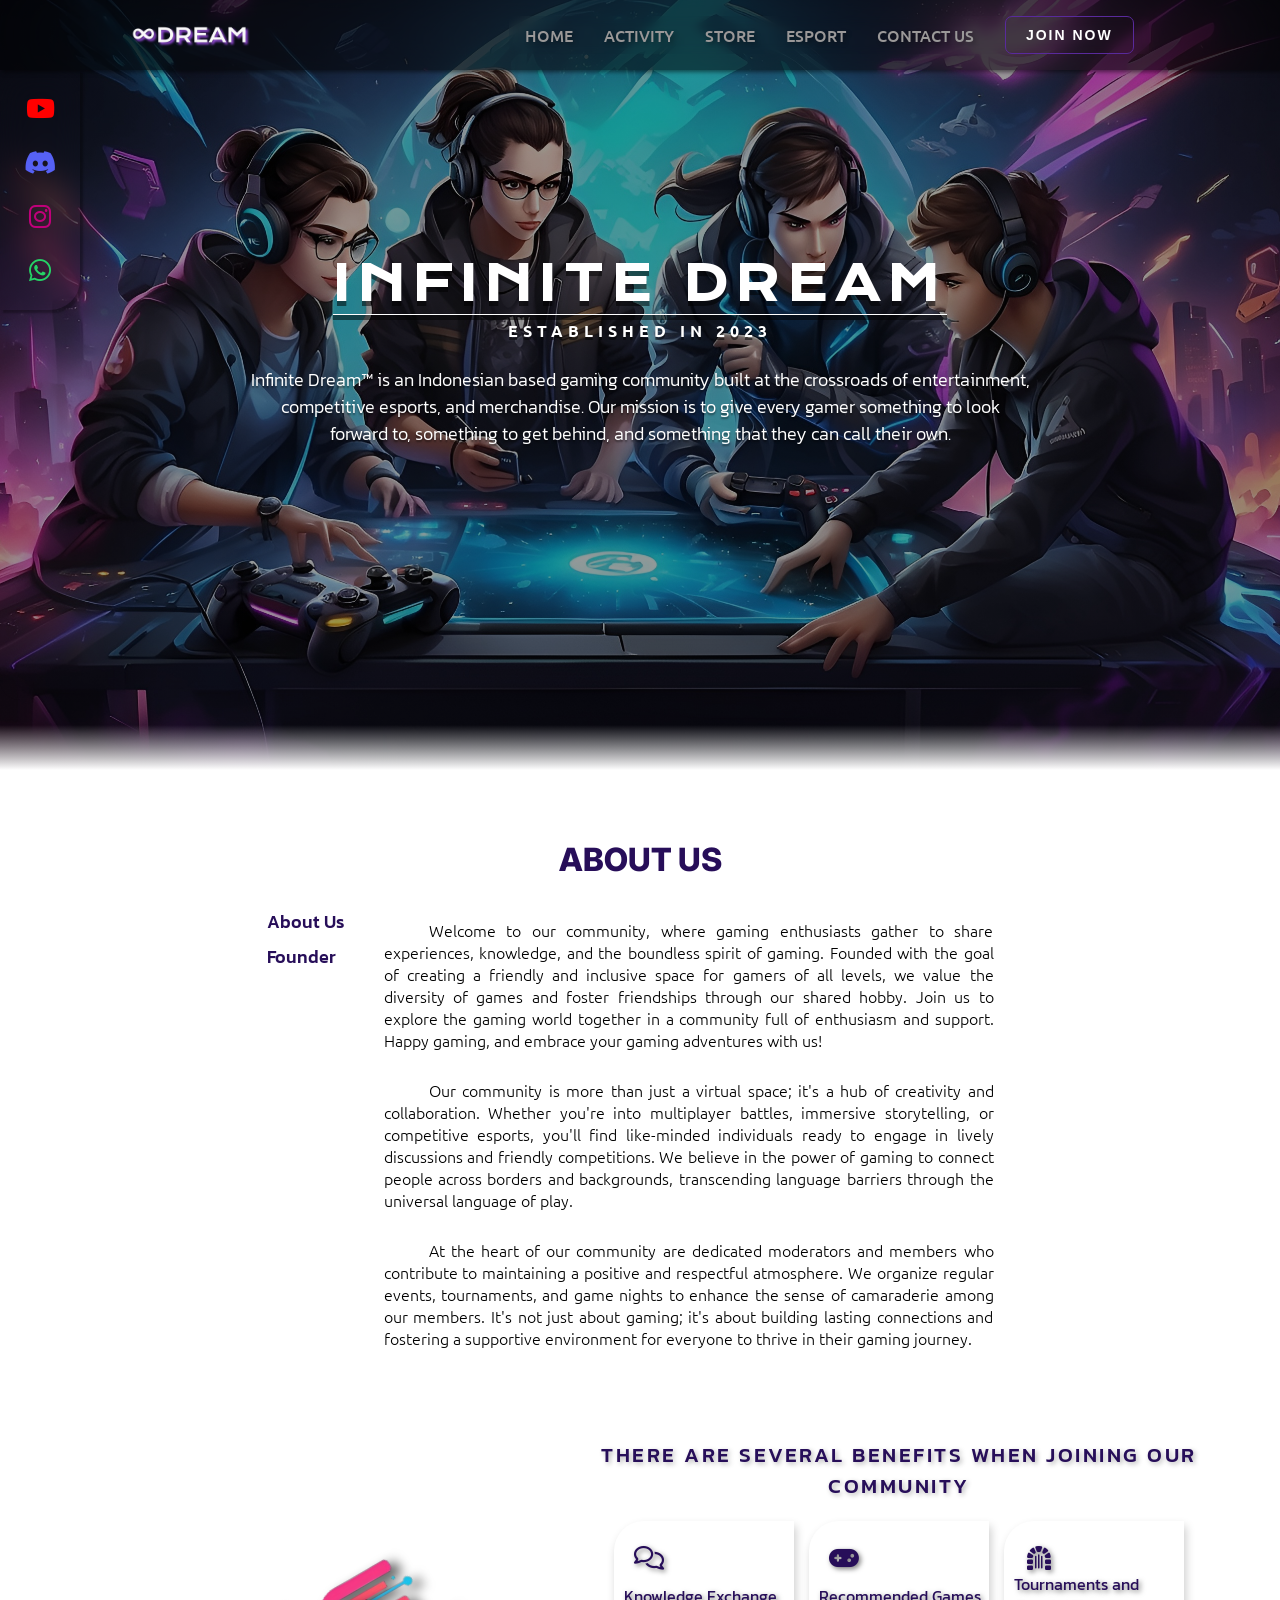
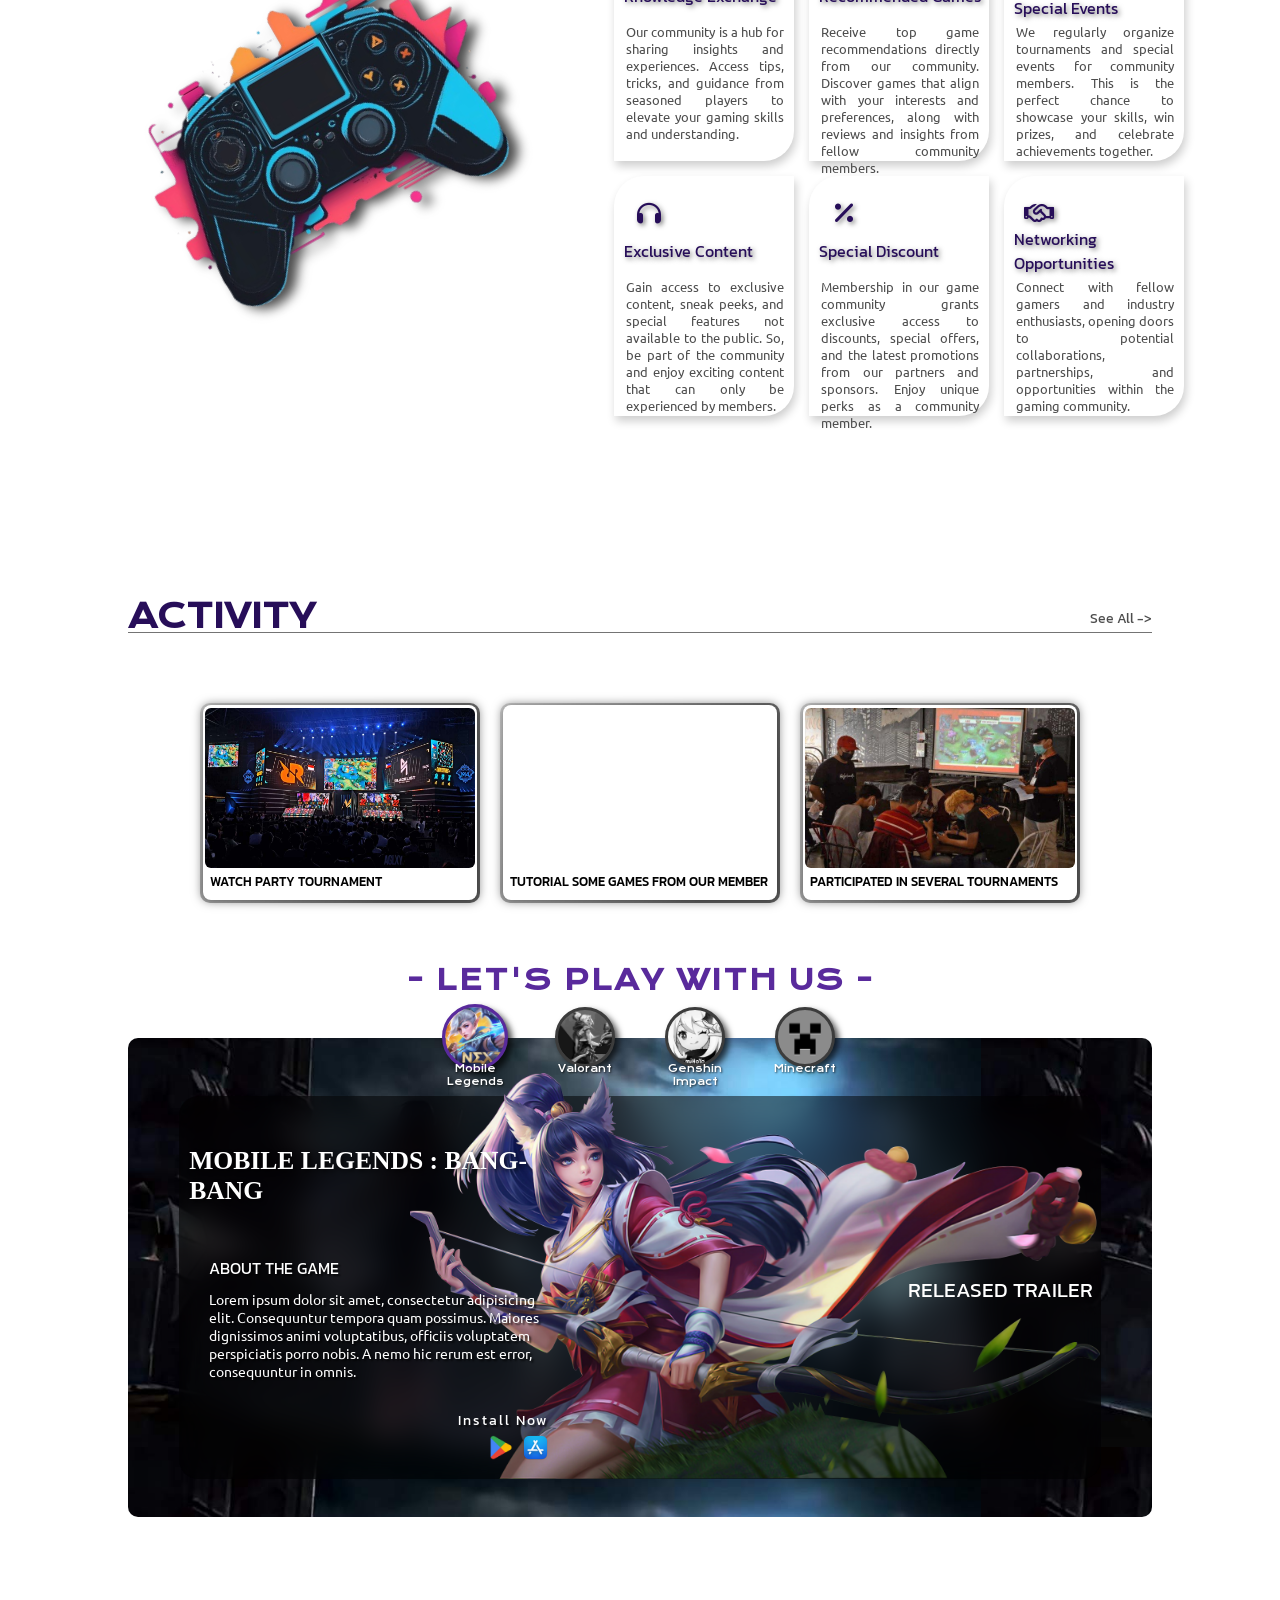
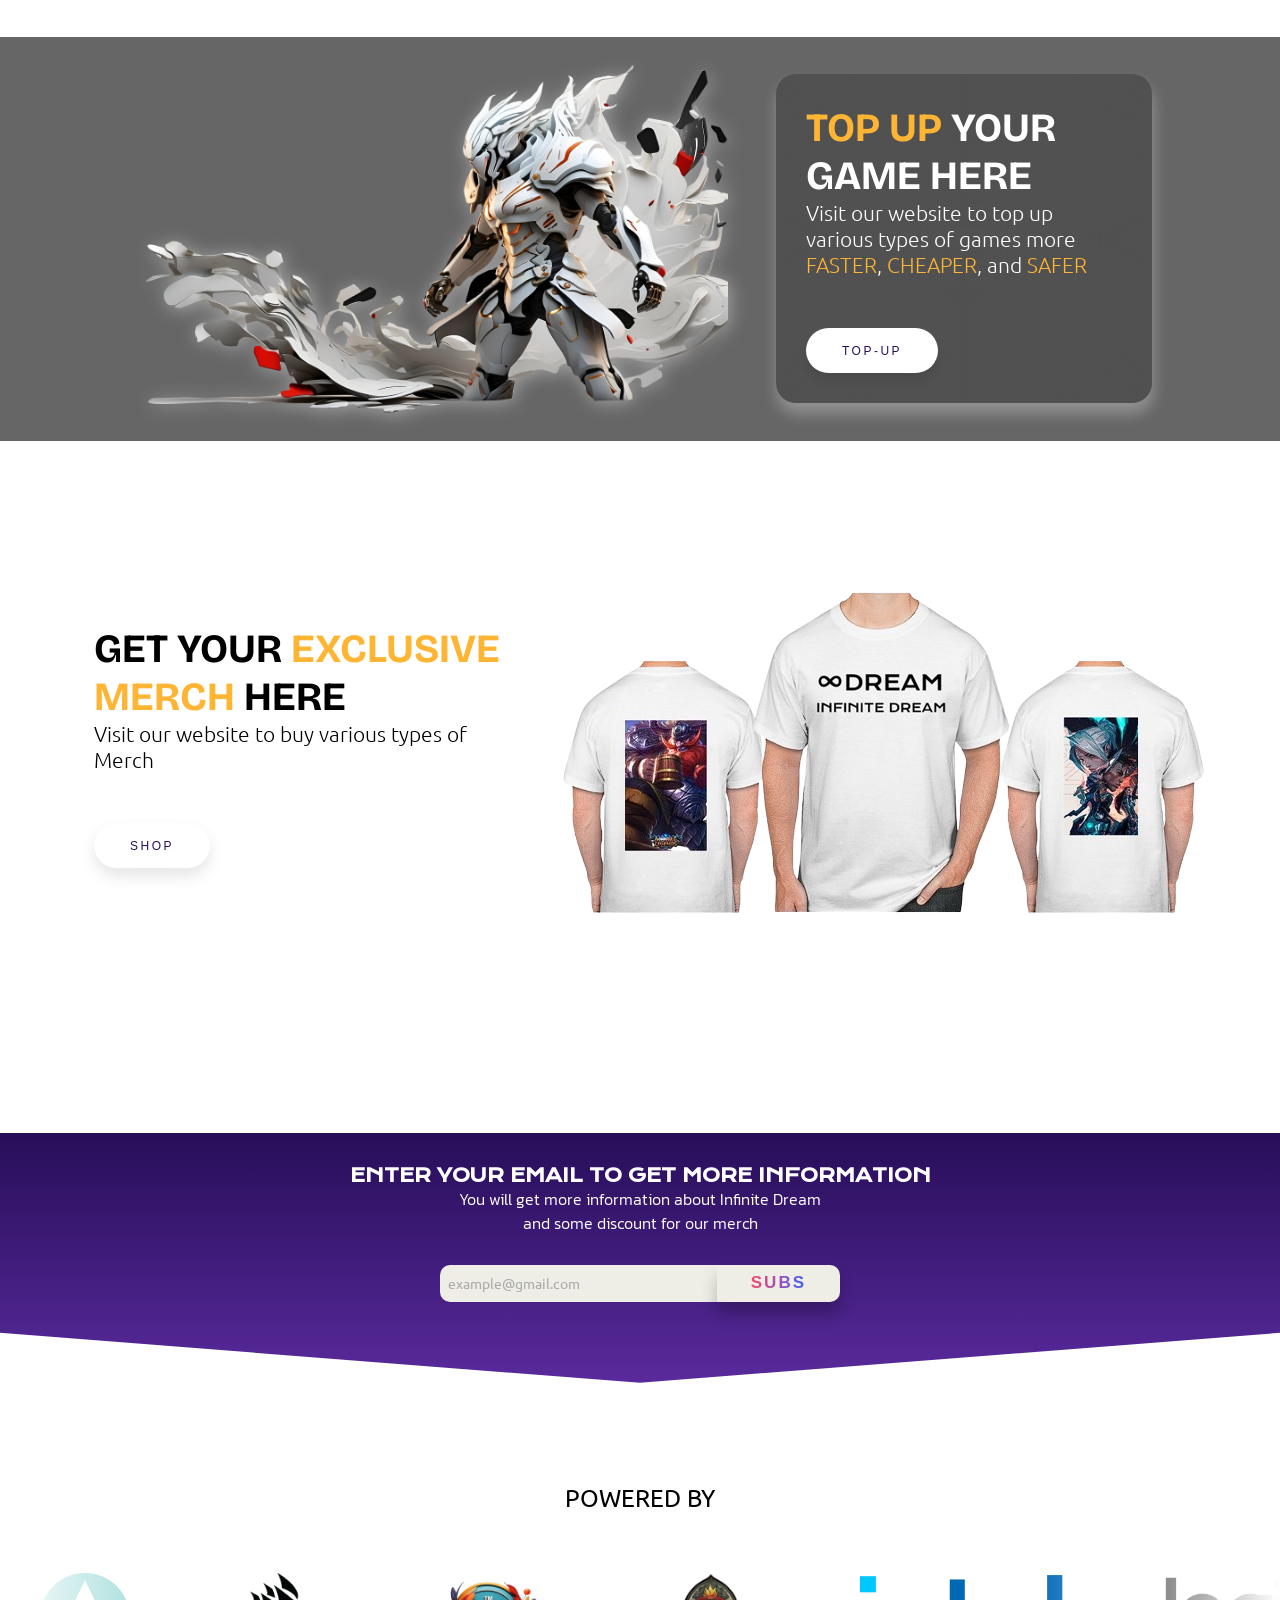
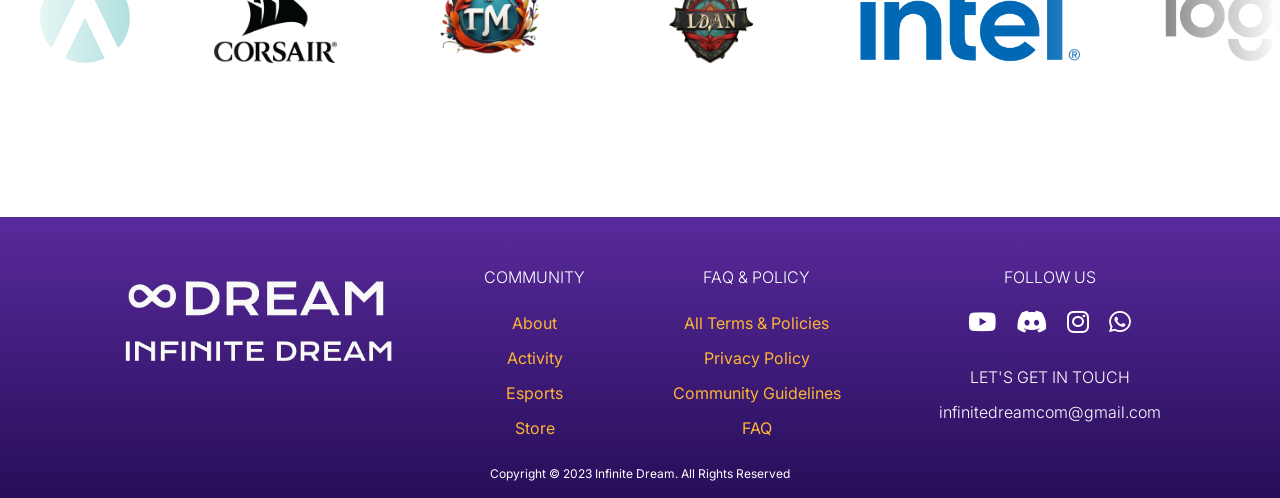
<file: index.html>
<!DOCTYPE html>
<html lang="en">
<head>
    <meta charset="UTF-8">
    <meta name="viewport" content="width=device-width, initial-scale=1.0">
    <title>Infinite Dream</title>

    <!--Css-->
    <link rel="stylesheet" href="2_css/navbar.css">
    <link rel="stylesheet" href="2_css/popup.css">
    <link rel="stylesheet" href="2_css/a_home-about.css">
    <link rel="stylesheet" href="2_css/about-right-2.css">
    <link rel="stylesheet" href="2_css/a_home.css">
    <link rel="stylesheet" href="2_css/footer.css">
    <link rel="stylesheet" href="2_css/partners.css">

    <!--Font Google-->
    <link rel="preconnect" href="https://fonts.googleapis.com">
    <link rel="preconnect" href="https://fonts.gstatic.com" crossorigin>
    <link href="https://fonts.googleapis.com/css2?family=Bricolage+Grotesque:opsz,wght@12..96,300;12..96,400;12..96,500;12..96,600;12..96,700;12..96,800&family=Inter:wght@400;500;600;700;800&family=Kanit:wght@300;400;500&family=Krona+One&family=Montserrat:wght@400;700&family=Ubuntu:wght@400;500&display=swap" rel="stylesheet">

    <!--
        font-family: 'Bricolage Grotesque';
        font-family: 'Inter';
        font-family: 'Kanit';
        font-family: 'Krona One';
        font-family: 'Montserrat';
        font-family: 'Ubuntu';
    -->

    <!--Font Awesome (icon)-->
    <link rel="stylesheet" href="https://cdnjs.cloudflare.com/ajax/libs/font-awesome/6.4.2/css/all.min.css">
</head>
<body>
    <div id="home">
        <!--START HEADER-->
        <nav>
            <div class="logo">
                <a href="index.html#content">
                    <img src="4_img/logo-navbar.png">
                </a>
            </div>

            <ul>
                <li><a href="index.html#content">HOME</a></li>
                <li><a href="1_html/b_activity.html">ACTIVITY</a></li>
                <li><a href="index.html#store">STORE</a></li>
                <li><a href="1_html/c_esport.html">ESPORT</a></li>
                <li><a href="1_html/e_contact-us.html">CONTACT US</a></li>
                <li  id="openPopup"><button>JOIN NOW</button></li>
            </ul>

            <div class="hamburger">
                <span></span>
                <span></span>
                <span></span>
            </div>
        </nav>

        <div id="popup" class="popup">
            <div class="popup-content">
                <span class="close" id="closePopup">&times;</span>
                <h2>COMMUNITY REGISTRATION</h2>
                <form action="whatsapp.php" method="POST">
                    <div class="scrollable-content">
                        <h4>PERSONAL DATA</h4>
                        <label>Full Name</label>
                        <input type="text" id="name" name="full-name" required>
                        <label>Birth Date</label>
                        <input type="date" id="dob" name="dob" required>
                        <label>Phone Number</label>
                        <input type="tel" id="pnum" name="phone-number" pattern="[0-9]{10,12}" placeholder="08123456789" required>
                        <label>Email</label>
                        <input type="email" id="email" name="email" placeholder="example@gmail.com">
                        
                        <button type="submit">Register</button>
                    </div>
                </form>
            </div>
        </div>
        <!--END OF HEADER-->

        <!-- START MAIN CONTENT-->
        <div class="home-content">
            <div class="opacity"></div>
        </div>
        <div class="social-media">
            <a href="#" style="--color: #ff0000">
                <i class="fa-brands fa-youtube"></i>
            </a>
            <a href="#"  style="--color: #5661f5;">
                <i class="fa-brands fa-discord"></i>
            </a>
            <a href="#" style="--color: #c0007a">
                <i class="fa-brands fa-instagram"></i>
            </a>
            <a href="#" style="--color: #25d366">
                <i class="fa-brands fa-whatsapp"></i>
            </a>
        </div>
        
        <div id="content">
            <!--START HOME-->
            <div class="home-content-box">
                <div class="home-text">
                    <h1>INFINITE DREAM</h1>
                    <h3>ESTABLISHED IN 2023</h4>
                    <p>Infinite Dream™ is an Indonesian based gaming community built 
                        at the crossroads of entertainment, competitive esports, and merchandise.
                        Our mission is to give every gamer something to look forward to, 
                        something to get behind, and something that they can call their own.</p>
                </div>
            </div>
            <!--END HOME-->

            <!--START ABOUT-->
            <div class="about-us" id="aboutss">
                <div class="about-us-content">
                    <div class="title-about">
                        <h1>ABOUT US</h1>
                    </div>

                    <div class="about-content">
                        <div class="about-left">
                            <button id="btn-a1">About Us</button>
                            <button id="btn-a2">Founder</button>
                        </div>
                        <div id="about-1" class="about-right-1">
                            <p style="text-indent: 45px;">Welcome to our community, where gaming enthusiasts gather to share experiences, knowledge, and the boundless spirit of gaming. Founded with the goal of creating a friendly and inclusive space for gamers of all levels, we value the diversity of games and foster friendships through our shared hobby. Join us to explore the gaming world together in a community full of enthusiasm and support. Happy gaming, and embrace your gaming adventures with us!</p> <br>
                            <p style="text-indent: 45px;">Our community is more than just a virtual space; it's a hub of creativity and collaboration. Whether you're into multiplayer battles, immersive storytelling, or competitive esports, you'll find like-minded individuals ready to engage in lively discussions and friendly competitions. We believe in the power of gaming to connect people across borders and backgrounds, transcending language barriers through the universal language of play.</p> <br>
                            <p style="text-indent: 45px;">At the heart of our community are dedicated moderators and members who contribute to maintaining a positive and respectful atmosphere. We organize regular events, tournaments, and game nights to enhance the sense of camaraderie among our members. It's not just about gaming; it's about building lasting connections and fostering a supportive environment for everyone to thrive in their gaming journey.</p>
                        </div>
                        <div id="about-2" class="about-right-2">
                            <p>OUR TEAM</p>
                            <div class="about-team">
                                <div class="box box-1" style="--img :url(/4_img/team-1.jpg);" data-text="Fahri"></div> 
                                <div class="box box-2" style="--img :url(/4_img/team-2.jpg);" data-text="Rizdhan"></div> 
                                <div class="box box-3" style="--img :url(/4_img/team-3.jpg);" data-text="Deizra"></div> 
                                <div class="box box-4" style="--img :url(/4_img/team-4.jpg);" data-text="Iqbal"></div> 
                                <div class="box box-5" style="--img :url(/4_img/team-5.jpg);" data-text="Erlangga"></div> 
                            </div>
                            <div class="about-team-responsive">
                                <div class="boxxi" style="--img :url(/4_img/team-1.jpg);"><div>Fahri</div></div> 
                                <div class="boxxi" style="--img :url(/4_img/team-2.jpg);"><div>Rizdhan</div></div> 
                                <div class="boxxi" style="--img :url(/4_img/team-3.jpg);"><div>Deizra</div></div> 
                                <div class="boxxi" style="--img :url(/4_img/team-4.jpg);"><div>Iqbal</div></div> 
                                <div class="boxxi" style="--img :url(/4_img/team-5.jpg);"><div>Erlangga</div></div> 
                            </div>
                        </div>
                    </div>
                </div>
            </div>
            <!--END ABOUT-->

            <!--START BENEFIT-->
            <div class="benefit-content">
                <div class="benefit-content-box">
                    <div class="benefit-img">
                        <img src="/4_img/stick-ps.png" alt="Benefit Vector">
                    </div>
                    <div class="benefit-text">
                        <p class="benefit-title">There are several benefits when joining our community</p>
                        <ul>
                            <li>
                                <div class="benefit-icon">
                                    <i class="fa-regular fa-comments" style="color: #270e59;"></i>
                                    <div><p>Knowledge Exchange</p></div>
                                </div>
                                <p class="explanation">Our community is a hub for sharing insights and experiences. Access tips, tricks, and guidance from seasoned players to elevate your gaming skills and understanding.</p>
                            </li>
                            <li>
                                <div class="benefit-icon">
                                    <i class="fa-solid fa-gamepad" style="color: #270e59;"></i>
                                    <div><p>Recommended Games</p></div>
                                </div>
                                <p class="explanation">Receive top game recommendations directly from our community. Discover games that align with your interests and preferences, along with reviews and insights from fellow community members.</p> 
                            </li>
                            <li>
                                <div class="benefit-icon">
                                    <i class="fa-solid fa-dungeon" style="color: #270e59;"></i>
                                    <div><p>Tournaments and Special Events</p></div>
                                </div>
                                <p class="explanation">We regularly organize tournaments and special events for community members. This is the perfect chance to showcase your skills, win prizes, and celebrate achievements together.</p>
                            </li>
                            <li>
                                <div class="benefit-icon">
                                    <i class="fa-solid fa-headphones" style="color: #270e59;"></i>
                                    <div><p>Exclusive Content</p></div>
                                </div>
                                <p class="explanation">Gain access to exclusive content, sneak peeks, and special features not available to the public. So, be part of the community and enjoy exciting content that can only be experienced by members.</p>
                            </li>
                            <li>
                                <div class="benefit-icon">
                                    <i class="fa-solid fa-percent" style="color: #270e59;"></i>
                                    <div><p>Special Discount</p></div>
                                </div>
                                <p class="explanation">Membership in our game community grants exclusive access to discounts, special offers, and the latest promotions from our partners and sponsors. Enjoy unique perks as a community member.</p>
                            </li>
                            <li>
                                <div class="benefit-icon">
                                    <i class="fa-regular fa-handshake" style="color: #270e59;"></i>
                                    <div><p>Networking Opportunities</p></div>
                                </div>
                                <p class="explanation">Connect with fellow gamers and industry enthusiasts, opening doors to potential collaborations, partnerships, and opportunities within the gaming community.</p>
                            </li>
                        </ul>
                    </div>  
                </div>              
            </div>
            <!--END BENEFIT-->

            <!--START ACTIVITY-->
            <div class="activity-content">
                <div class="activity-content-box">
                    <div class="activity-title">
                        <h4>ACTIVITY</h4>
                        <div><a href="/1_html/b_activity.html">See All -></a></div>
                    </div>
                    <div class="activity-box">
                        <div class="box">
                            <span><img src="/4_img/watch-party.jpg"></span>
                            <div class="box-text"><p>Watch party tournament</p></div>
                        </div>
                        <div class="box">
                            <span><iframe src="https://www.youtube.com/embed/JTyilgjaYtA" title="A YouTube Video" frameborder="0" allowfullscreen></iframe></span>
                            <div class="box-text"><p>Tutorial some games from our member</p></div>
                        </div>
                        <div class="box">
                            <span><img src="/4_img/tournament-warkop.jpg"></span>
                            <div class="box-text"><p>participated in several tournaments</p></div>
                        </div>
                    </div>
                </div>
            </div>
            <!--END ACTIVITY-->

            <!--START PLAY-W-US-->
            <div class="lets">
                <h1>- LET'S PLAY WITH US -</h1>
            </div>
            <div class="p-w-u">
                <div class="p-w-u-content">
                    <div class="buttons">
                        <button class="btn" id="btn-1" onclick="toggleFilter(1)"></button>
                        <button class="btn" id="btn-2" onclick="toggleFilter(2)"></button>
                        <button class="btn" id="btn-3" onclick="toggleFilter(3)"></button>
                        <button class="btn" id="btn-4" onclick="toggleFilter(4)"></button>
                    </div>
                    <div class="buttons2">
                        <p>Mobile Legends</p>
                        <p>Valorant</p>
                        <p>Genshin Impact</p>
                        <p>Minecraft</p>
                    </div>

                    <div class="content">
                        <div class="div-1" id="div-1">
                            <div class="game-content">
                                <div class="left">
                                    <h2>MOBILE LEGENDS : BANG-BANG</h2>
                                    <p class="about">ABOUT THE GAME</p>
                                    <p>Lorem ipsum dolor sit amet, consectetur adipisicing elit. Consequuntur tempora quam possimus. Maiores dignissimos animi voluptatibus, officiis voluptatem perspiciatis porro nobis. A nemo hic rerum est error, consequuntur in omnis.</p>
                                    <div class="install">
                                        <p>Install Now</p>
                                        <div>
                                            <a href="#"><img src="/4_img/games/play-store.png" width="25px"></a>
                                            <a href="#"><img src="/4_img/games/app-store.png" width="25px"></a>
                                        </div>
                                    </div>
                                </div>
                                <div class="middle"><img src="/4_img/games/Miya.png" width="690px"></div>
                                <div class="right">
                                    <p align="right">RELEASED TRAILER</p>
                                    <iframe src="https://www.youtube.com/embed/-hV3ZaBKRsM" width="280px" height="160px" title="Way of the Outlaw | Ixia | New Hero Ixia's Cinematic Trailer | Mobile Legends: Bang Bang" frameborder="0" allowfullscreen></iframe>
                                </div>
                            </div>
                        </div>
                        <div class="div-2" id="div-2">
                            <div class="game-content">
                                <div class="left">
                                    <h2>VALORANT</h2>
                                    <p class="about">ABOUT THE GAME</p>
                                    <p>Lorem ipsum dolor sit amet, consectetur adipisicing elit. Consequuntur tempora quam possimus. Maiores dignissimos animi voluptatibus, officiis voluptatem perspiciatis porro nobis. A nemo hic rerum est error, consequuntur in omnis.</p>
                                    <div class="install">
                                        <p>Install Now</p>
                                        <div>
                                            <a href="#"><img src="/4_img/games/windows.png" width="25px"></a>
                                        </div>
                                    </div>
                                </div>
                                <div class="middle"><img src="/4_img/games/Jett.png" width="730px"></div>
                                <div class="right">
                                    <p align="right">RELEASED TRAILER</p>
                                    <iframe src="https://www.youtube.com/embed/u5SLW6SkR7I" width="280" height="160" title="VALORANT ARES21 RETAKE30 16x9 30 en US MASTER FINAL IND" frameborder="0" allowfullscreen></iframe>
                                </div>
                            </div>
                        </div>
                        <div class="div-3" id="div-3">
                            <div class="game-content">
                                <div class="left">
                                    <h2>GENSHIN IMPACT</h2>
                                    <p class="about">ABOUT THE GAME</p>
                                    <p>Lorem ipsum dolor sit amet, consectetur adipisicing elit. Consequuntur tempora quam possimus. Maiores dignissimos animi voluptatibus, officiis voluptatem perspiciatis porro nobis. A nemo hic rerum est error, consequuntur in omnis.</p>
                                    <div class="install">
                                        <p>Install Now</p>
                                        <div>
                                            <a href="#"><img src="/4_img/games/windows.png" width="25px"></a>
                                            <a href="#"><img src="/4_img/games/play-store.png" width="25px"></a>
                                            <a href="#"><img src="/4_img/games/app-store.png" width="25px"></a>
                                        </div>
                                    </div>
                                </div>
                                <div class="middle"><img src="/4_img/games/Aether-Lumine.png" width="870px"></div>
                                <div class="right">
                                    <p align="right">RELEASED TRAILER</p>
                                    <iframe src="https://www.youtube.com/embed/TAlKhARUcoY" width="280" height="160" title="A YouTube video" frameborder="0" allowfullscreen></iframe>
                                </div>
                            </div>
                        </div>
                        <div class="div-4" id="div-4">
                            <div class="game-content">
                                <div class="left">
                                    <h2>MINECRAFT</h2>
                                    <p class="about">ABOUT THE GAME</p>
                                    <p>Lorem ipsum dolor sit amet, consectetur adipisicing elit. Consequuntur tempora quam possimus. Maiores dignissimos animi voluptatibus, officiis voluptatem perspiciatis porro nobis. A nemo hic rerum est error, consequuntur in omnis.</p>
                                    <div class="install">
                                        <p>Install Now</p>
                                        <div>
                                            <a href="#"><img src="/4_img/games/windows.png" width="25px"></a>
                                            <a href="#"><img src="/4_img/games/play-store.png" width="25px"></a>
                                            <a href="#"><img src="/4_img/games/app-store.png" width="25px"></a>
                                        </div>
                                    </div>
                                </div>
                                <div class="middle"><img src="/4_img/games/Steve.png" width="480px"></div>
                                <div class="right">
                                    <p align="right">RELEASED TRAILER</p>
                                    <iframe src="https://www.youtube.com/embed/Rla3FUlxJdE" width="280" height="160" title="A YouTube video" frameborder="0" allowfullscreen></iframe>
                                </div>
                            </div>
                        </div>
                    </div>
                </div>
            </div>
            <!--END PLAY-W-US-->

            <div id="store">
                <!--START TOPUP-->
                <section class="topup">
                    <div class="topup-opacity">
                        <div class="topup-img">
                            <img src="/4_img/top-up-back.png">
                        </div>
                        <div class="topup-content">
                            <div class="topup-text">
                                <h2><span>TOP UP</span> YOUR GAME HERE</h2>
                                <p>Visit our website to top up various types of games more <span>FASTER</span>, <span>CHEAPER</span>, and <span>SAFER</span></p>
                            </div>
                            <div class="buttons">
                                <a href="/topup/logintopup.html"><button>TOP-UP</button></a>
                            </div>
                        </div>
                    </div>
                </section>
                <!--END TOPUP-->
    
    
                <!--START SHOP-->
                <section class="merch-shop">
                    <div class="merch-content">
                        <div class="merch-text">
                            <h2>GET YOUR <span>EXCLUSIVE MERCH</span> HERE</h2>
                            <p>Visit our website to buy various types of Merch</p>
                        </div>
                        <div class="buttons">
                            <a href="/shop/merch.html"><button>SHOP</button></a>
                        </div>
                    </div>
                    <div class="merch-img">
                        <img class="a" src="/4_img/merch-img.png">
                    </div>
                </section>
                <!--END SHOP-->
            </div>


            <!--START SUBSCRIPTION-->
            <div class="subs-content">
                <div class="subs-back"></div>
                <div class="subs-content-box">
                    <h3>ENTER YOUR EMAIL TO GET MORE INFORMATION</h3>
                    <p>You will get more information about Infinite Dream</p>
                    <p>and some discount for our merch</p>
                    <div class="input">
                        <form action="/subs/kirim.php" method="POST">
                        <div class="input-group">
                            <input placeholder="example@gmail.com" type="email" id="input-field" name="email">
                            <button class="submit-button" name="subscribe" href="#input-field" type="submit"><span>SUBS</span></button>
                        </div>
                        </form>
                    </div>
                </div>
            </div>
            <script>
                if (window.history.replaceState) {
                    window.history.replaceState(null, null, window.location.href);
                }
            </script>
            <!--END SUBSCRIPTION-->

            <!-- START PARTNERS -->
            <div class="partners">
                <h2>Powered by</h2>
            </div>
            <div class="logos">
                <div class="logos-slide">
                    <img src="4_img/partners/aimlab_logo.png">
                    <img src="4_img/partners/corsair_logo.png">
                    <img src="4_img/partners/fahri_logo.png">
                    <img src="4_img/partners/dhan_logo.png">
                    <img src="4_img/partners/intel_logo.png">
                    <img src="4_img/partners/logitech_logo.png">
                    <img src="4_img/partners/mrbeast_logo.png">
                    <img src="4_img/partners/nintendo_logo.png">
                    <img src="4_img/partners/primegaming_logo.png">
                    <img src="4_img/partners/razer_logo.png">
                    <img src="4_img/partners/fantech_logo.png">
                    <img src="4_img/partners/rexus_logo.png">
                    <img src="4_img/partners/mountaindew.png">
                </div>
                <div class="logos-slide">
                    <img src="4_img/partners/aimlab_logo.png">
                    <img src="4_img/partners/corsair_logo.png">
                    <img src="4_img/partners/fahri_logo.png">
                    <img src="4_img/partners/dhan_logo.png">
                    <img src="4_img/partners/intel_logo.png">
                    <img src="4_img/partners/logitech_logo.png">
                    <img src="4_img/partners/mrbeast_logo.png">
                    <img src="4_img/partners/nintendo_logo.png">
                    <img src="4_img/partners/primegaming_logo.png">
                    <img src="4_img/partners/razer_logo.png">
                    <img src="4_img/partners/fantech_logo.png">
                    <img src="4_img/partners/rexus_logo.png">
                    <img src="4_img/partners/mountaindew.png">
                </div>
            </div>
            <!--END PARTNERS -->

        </div>
        <!--END MAIN CONTENT-->

        <!--START FOOTER-->
        <footer>
            <div class="container">
                <div class="logo-footer">
                    <img src="4_img/logo-footer.png" alt="logo-footer">
                </div>
                <div class="footer-content">
                    <h3>Community</h3>
                    <ul class="list">
                        <li><a href="index.html#aboutss">About</a></li>
                        <li><a href="1_html/b_activity.html">Activity</a></li>
                        <li><a href="1_html/c_esport.html">Esports</a></li>
                        <li><a href="index.html#store">Store</a></li>
                    </ul>
                </div>
                <div class="footer-content">
                    <h3>FAQ & Policy</h3>
                    <ul class="list">
                        <li><a href="1_html/policies.html#">All Terms & Policies</a></li>
                        <li><a href="1_html/policies.html#privacy-policy">Privacy Policy</a></li>
                        <li><a href="1_html/policies.html#comgd">Community Guidelines</a></li>
                        <li><a href="1_html/policies.html#faq">FAQ</a></li>
                    </ul>
                </div>
                <div class="footer-social">
                    <div class="footer-content">
                        <h3>Follow Us</h3>
                        <ul class="social-icons">
                            <li class="yt"><a href=""><i class="fab fa-youtube"></i></a></li>
                            <li class="discord"><a href=""><i class="fab fa-discord"></i></a></li>
                            <li class="instagram"><a href=""><i class="fab fa-instagram"></i></a></li>
                            <li class="whatsapp"><a href=""><i class="fab fa-whatsapp" ></i></a></li>
                        </ul>
                        
                    </div>
                    <div class="footer-content">
                        <div class="contacts">
                            <h3>LET'S GET IN TOUCH</h3>
                            <p>infinitedreamcom@gmail.com</p>
                        </div>
                    </div>
                </div>
            </div>
            <div class="bottom-bar">
                <p>Copyright &copy; 2023 Infinite Dream. All Rights Reserved</p>
            </div>
        </footer>
        <!--END FOOTER-->
    </div>
    <script src="3_js/script.js"></script>
</body>
</html>
</file>
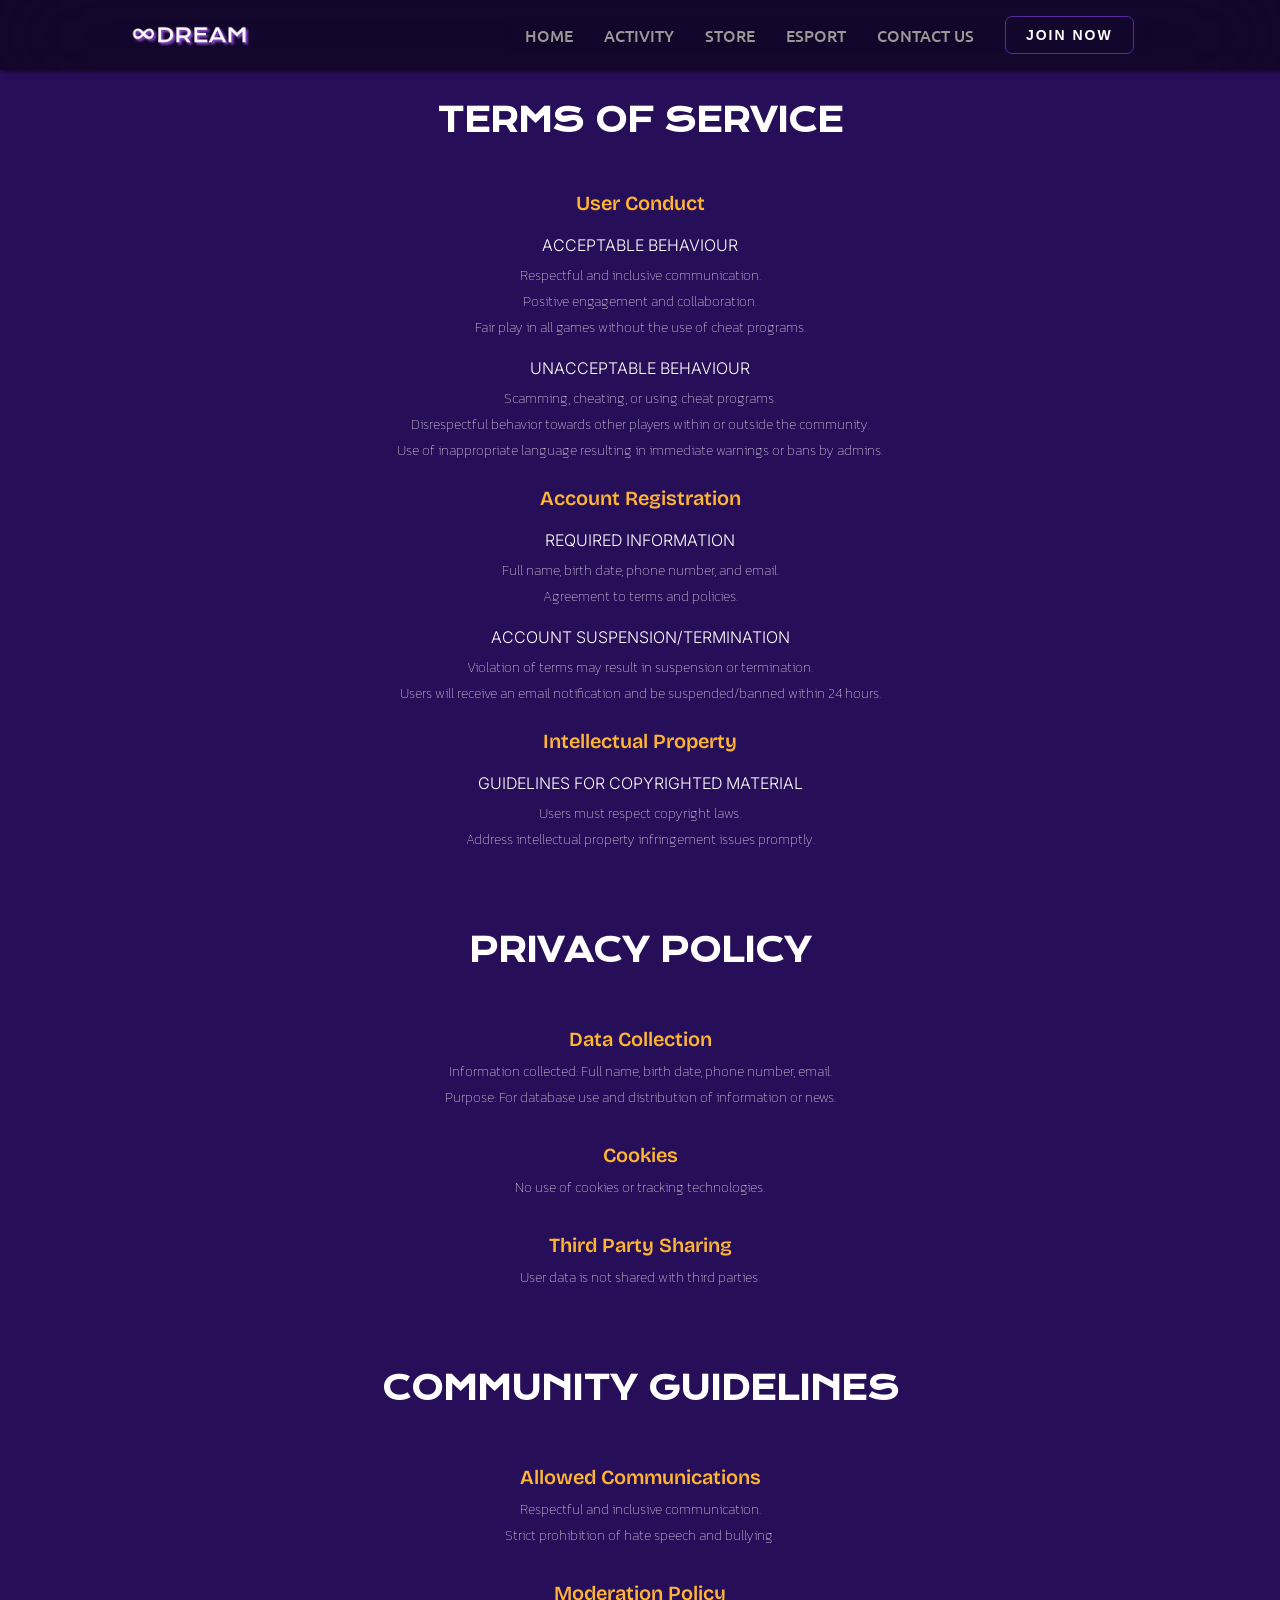
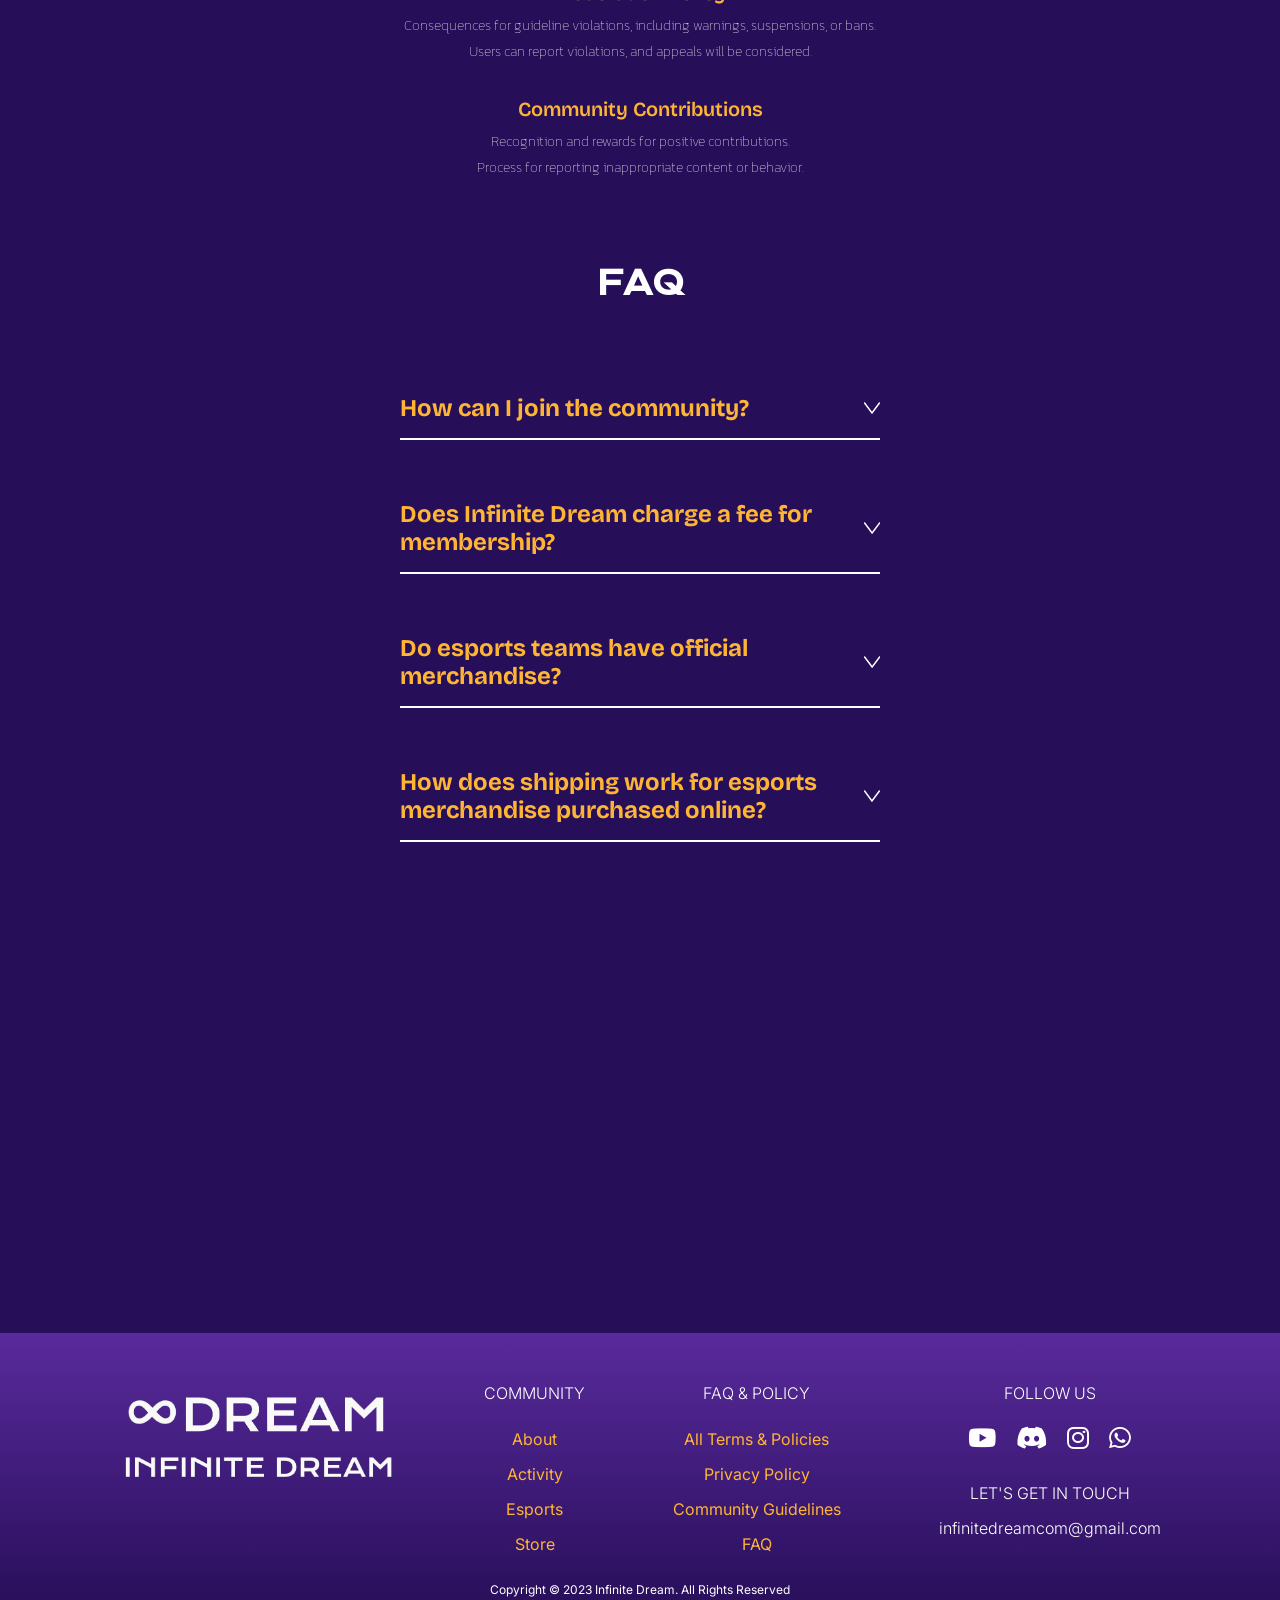
<file: 1_html/policies.html>
<!DOCTYPE html>
<html lang="en">
<head>
    <meta charset="UTF-8">
    <meta name="viewport" content="width=device-width, initial-scale=1.0">
    <title>Infinite Dream</title>

    <!--Css-->
    <link rel="stylesheet" href="../2_css/navbar.css">
    <link rel="stylesheet" href="../2_css/popup.css">
    <link rel="stylesheet" href="../2_css/policies.css">
    <link rel="stylesheet" href="../2_css/footer.css">


    <!--Font Google-->
    <link rel="preconnect" href="https://fonts.googleapis.com">
    <link rel="preconnect" href="https://fonts.gstatic.com" crossorigin>
    <link href="https://fonts.googleapis.com/css2?family=Bricolage+Grotesque:opsz,wght@12..96,300;12..96,400;12..96,500;12..96,600;12..96,700;12..96,800&family=Inter:wght@400;500;600;700;800&family=Kanit:wght@300;400;500&family=Krona+One&family=Montserrat:wght@400;700&family=Ubuntu:wght@400;500&display=swap" rel="stylesheet">

    <!--
        font-family: 'Bricolage Grotesque';
        font-family: 'Inter';
        font-family: 'Kanit';
        font-family: 'Krona One';
        font-family: 'Montserrat';
        font-family: 'Ubuntu';
    -->

    <!--Font Awesome (icon)-->
    <link rel="stylesheet" href="https://cdnjs.cloudflare.com/ajax/libs/font-awesome/6.4.2/css/all.min.css">

</head>
<body>
    <div id="policies">
        <!--START HEADER-->
        <nav>
            <div class="logo">
                <a href="a_home.php#content">
                    <img src="../4_img/logo-navbar.png">
                </a>
            </div>

            <ul>
                <li><a href="a_home.php#content">HOME</a></li>
                <li><a href="b_activity.php">ACTIVITY</a></li>
                <li><a href="a_home.php#store">STORE</a></li>
                <li><a href="c_esport.php">ESPORT</a></li>
                <li><a href="e_contact-us.php">CONTACT US</a></li>
                <li  id="openPopup"><button>JOIN NOW</button></li>
            </ul>

            <div class="hamburger">
                <span></span>
                <span></span>
                <span></span>
            </div>
        </nav>

        <div id="popup" class="popup">
            <div class="popup-content">
                <span class="close" id="closePopup">&times;</span>
                <h2>COMMUNITY REGISTRATION</h2>
                <form action="whatsapp.php" method="POST">
                    <div class="scrollable-content">
                        <h4>PERSONAL DATA</h4>
                        <label>Full Name</label>
                        <input type="text" id="name" name="full-name" required>
                        <label>Birth Date</label>
                        <input type="date" id="dob" name="dob" required>
                        <label>Phone Number</label>
                        <input type="tel" id="pnum" name="phone-number" pattern="[0-9]{10,12}" placeholder="08123456789" required>
                        <label>Email</label>
                        <input type="email" id="email" name="email" placeholder="example@gmail.com">
                        
                        <button type="submit">Register</button>
                    </div>
                </form>
            </div>
        </div>
        <!--END OF HEADER-->

        <!-- START ALL TERMS POLICIES -->
        <div id="content">
            <div class="policies">
                <div class="policies-text">
                    <h1>TERMS OF SERVICE</h1>
                    <div class="user-conduct">
                        <h2>User Conduct</h2>
                        <h3>Acceptable Behaviour</h3>
                        <p>
                            <span>Respectful and inclusive communication.</span>
                            <span>Positive engagement and collaboration.</span>
                            <span>Fair play in all games without the use of cheat programs.</span>
                        </p>
                        <h3>Unacceptable Behaviour</h3>
                        <p>
                            <span>Scamming, cheating, or using cheat programs.</span>
                            <span>Disrespectful behavior towards other players within or outside the community.</span>
                            <span>Use of inappropriate language resulting in immediate warnings or bans by admins.</span>
                        </p>
                    </div>
                    <div class="account-registration">
                        <h2>Account Registration</h2>
                        <h3>Required Information</h3>
                        <p>
                            <span>Full name, birth date, phone number, and email.</span>
                            <span>Agreement to terms and policies.</span>
                        </p>
                        <h3>Account Suspension/Termination</h3>
                        <p>
                            <span>Violation of terms may result in suspension or termination.</span>
                            <span>Users will receive an email notification and be suspended/banned within 24 hours.</span>
                        </p>
                    </div>
                    <div class="intellectual-property">
                        <h2>Intellectual Property</h2>
                        <h3>Guidelines for Copyrighted Material</h3>
                        <p>
                            <span>Users must respect copyright laws.</span>
                            <span>Address intellectual property infringement issues promptly.</span>
                        </p>
                    </div>
                </div>
        
                <div id ="privacy-policy" class="title-text"><h1>PRIVACY POLICY</h1></div>
                <div class="privacy-policy">
                    <h2>Data Collection</h2>
                    <p>
                        <span>Information collected: Full name, birth date, phone number, email.</span>
                        <span>Purpose: For database use and distribution of information or news.</span>
                    </p>
                    <h2>Cookies</h2>
                    <p><span>No use of cookies or tracking technologies.</span></p>
                    <h2>Third Party Sharing</h2>
                    <p><span>User data is not shared with third parties.</span></p>
                </div>
                
                <div id="comgd" class="title-text"><h1>COMMUNITY GUIDELINES</h1></div>
                <div class="community-guidelines">
                    <h2>Allowed Communications</h2>
                    <p>
                        <span>Respectful and inclusive communication.</span>
                        <span>Strict prohibition of hate speech and bullying.</span>
                    </p>
                    <h2>Moderation Policy</h2>
                    <p>
                        <span>Consequences for guideline violations, including warnings, suspensions, or bans.</span>
                        <span>Users can report violations, and appeals will be considered.</span>
                    </p>
                    <h2>Community Contributions</h2>
                    <p>
                        <span>Recognition and rewards for positive contributions.</span>
                        <span>Process for reporting inappropriate content or behavior.</span>
                    </p>
                </div>
                <section>
                    <h1 class="faq-title">FAQ</h1>

                    <div id="faq" class="faq">
                        <div class="question">
                            <h3>How can I join the community?</h3>

                            <svg width="16" height="12" viewBox="-2.5 -5 75 60" preserveAspectRatio="none">
                                <path d="M0,0 l35,50 l35,-50" fill="none" stroke="white" stroke-linecap="round" stroke-width="7" />
                            </svg>

                        </div>
                        <div class="answer">
                            <p>
                                Simply hit the JOIN NOW button on our navigation bar or head to our Discord server.
                            </p>
                        </div>
                    </div>

                    <div class="faq">
                        <div class="question">
                            <h3>Does Infinite Dream charge a fee for membership?</h3>

                            <svg width="20" height="12" viewBox="-2.5 -5 75 60" preserveAspectRatio="none">
                                <path d="M0,0 l35,50 l35,-50" fill="none" stroke="white" stroke-linecap="round" stroke-width="7" />
                            </svg>

                        </div>
                        <div class="answer">
                            <p>
                                No. 
                            </p>
                        </div>
                    </div>

                    <div class="faq">
                        <div class="question">
                            <h3>Do esports teams have official merchandise?</h3>

                            <svg width="18" height="12" viewBox="-2.5 -5 75 60" preserveAspectRatio="none">
                                <path d="M0,0 l35,50 l35,-50" fill="none" stroke="white" stroke-linecap="round" stroke-width="7" />
                            </svg>

                        </div>
                        <div class="answer">
                            <p>
                                Yes, we have official merchandise available for purchase. Fans can buy t-shirts, hoodies, and other items to support their favorite teams.
                            </p>
                        </div>
                    </div>

                    <div class="faq">
                        <div class="question">
                            <h3>How does shipping work for esports merchandise purchased online?</h3>

                            <svg width="27" height="12" viewBox="-2.5 -5 75 60" preserveAspectRatio="none">
                                <path d="M0,0 l35,50 l35,-50" fill="none" stroke="white" stroke-linecap="round" stroke-width="7" />
                            </svg>

                        </div>
                        <div class="answer">
                            <p>
                                Shipping policies vary, but we provide standard and express shipping options. Delivery times depend on your location and the chosen shipping method.
                            </p>
                        </div>
                    </div>

                </section>
            </div>        
        </div>     

        <!--START FOOTER-->
        <footer>
            <div class="container">
                <div class="logo-footer">
                    <img src="../4_img/logo-footer.png" alt="logo-footer">
                </div>
                <div class="footer-content">
                    <h3>Community</h3>
                    <ul class="list">
                        <li><a href="a_home.php#aboutss">About</a></li>
                        <li><a href="b_activity.php">Activity</a></li>
                        <li><a href="c_esport.php">Esports</a></li>
                        <li><a href="a_home.php#store">Store</a></li>
                    </ul>
                </div>
                <div class="footer-content">
                    <h3>FAQ & Policy</h3>
                    <ul class="list">
                        <li><a href="../1_html/policies.php#">All Terms & Policies</a></li>
                        <li><a href="../1_html/policies.php#privacy-policy">Privacy Policy</a></li>
                        <li><a href="../1_html/policies.php#comgd">Community Guidelines</a></li>
                        <li><a href="../1_html/policies.php#faq">FAQ</a></li>
                    </ul>
                </div>
                <div class="footer-social">
                    <div class="footer-content">
                        <h3>Follow Us</h3>
                        <ul class="social-icons">
                            <li class="yt"><a href=""><i class="fab fa-youtube"></i></a></li>
                            <li class="discord"><a href=""><i class="fab fa-discord"></i></a></li>
                            <li class="instagram"><a href=""><i class="fab fa-instagram"></i></a></li>
                            <li class="whatsapp"><a href=""><i class="fab fa-whatsapp" ></i></a></li>
                        </ul>
                        
                    </div>
                    <div class="footer-content">
                        <div class="contacts">
                            <h3>LET'S GET IN TOUCH</h3>
                            <p>infinitedreamcom@gmail.com</p>
                        </div>
                    </div>
                </div>
            </div>
            <div class="bottom-bar">
                <p>Copyright &copy; 2023 Infinite Dream. All Rights Reserved</p>
            </div>
        </footer>
        <!--END FOOTER-->
    </div>
    <script src="../3_js/script.js"></script>
    <script src="../3_js/policies.js"></script>
</body>
</html>
</file>
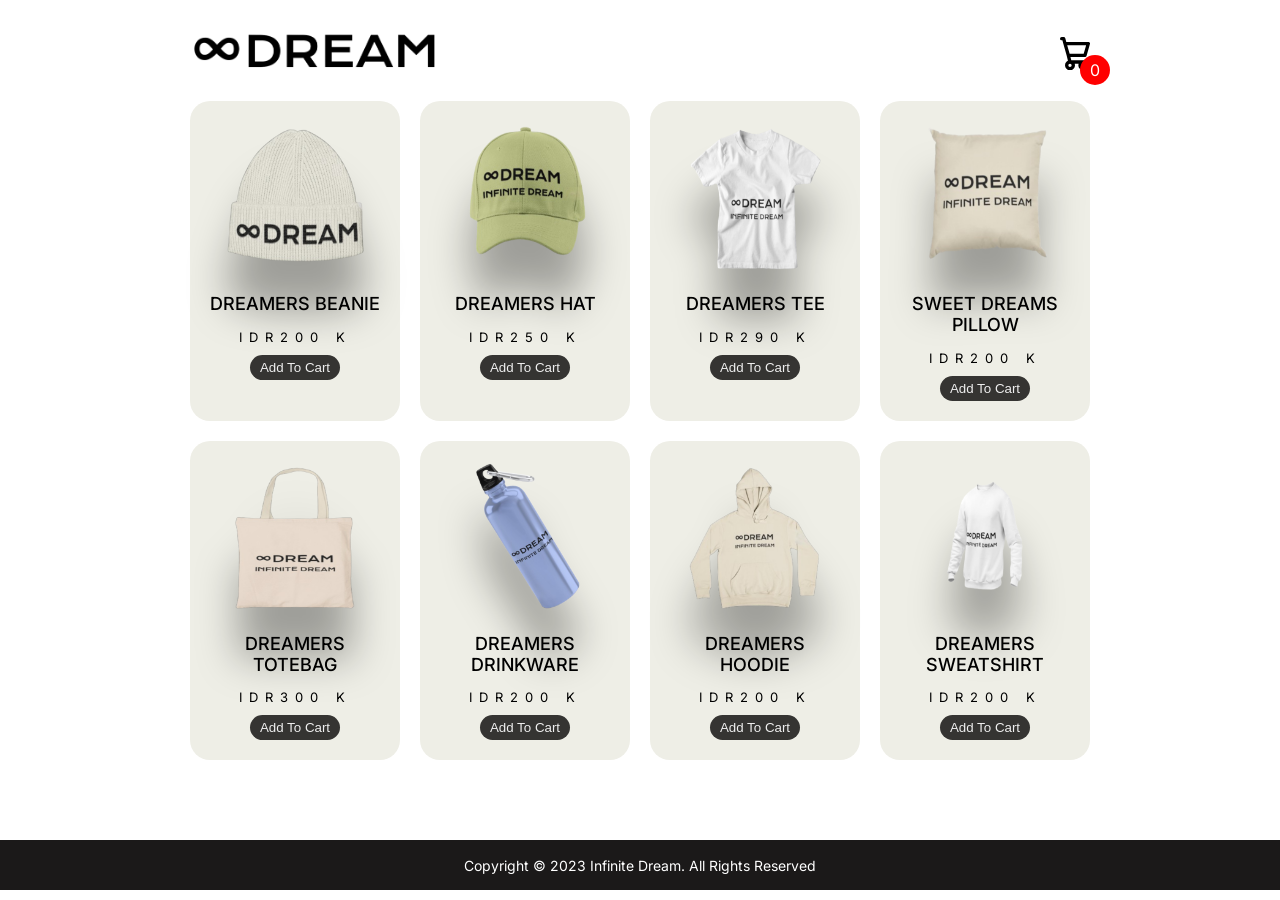
<file: shop/merch.html>
<!DOCTYPE html>
<html lang="en">
<head>
    <meta charset="UTF-8">
    <meta name="viewport" content="width=device-width, initial-scale=1.0">
    <title>SHOP | INFINITE DREAM</title>

    <!-- Connect to CSS -->
    <link rel="stylesheet" href="merch.css">

    <!-- Fonts -->
    <link rel="preconnect" href="https://fonts.googleapis.com">
    <link rel="preconnect" href="https://fonts.gstatic.com" crossorigin>
    <link href="https://fonts.googleapis.com/css2?family=Bricolage+Grotesque:opsz,wght@12..96,300;12..96,400;12..96,500;12..96,600;12..96,700;12..96,800&family=Inter:wght@400;500;600;700;800&family=Krona+One&display=swap" rel="stylesheet">
</head>
<body class="">
    
    <div class="container">
        <header>
            <div class="title"><a href="../1_html/a_home.php"><img src="../4_img/logo-navbar.png" width="250px"></a> </div>
            <div class="icon-cart">
                <svg aria-hidden="true" xmlns="http://www.w3.org/2000/svg" fill="none" viewBox="0 0 18 20">
                    <path stroke="currentColor" stroke-linecap="round" stroke-linejoin="round" stroke-width="2" d="M6 15a2 2 0 1 0 0 4 2 2 0 0 0 0-4Zm0 0h8m-8 0-1-4m9 4a2 2 0 1 0 0 4 2 2 0 0 0 0-4Zm-9-4h10l2-7H3m2 7L3 4m0 0-.792-3H1"/>
                </svg>
                <span>0</span>
            </div>
        </header>
        
        <div class="listProduct">

        </div>
    </div>

    <div class="popup" id="success-popup">
        <div class="popup-content">
            <p id="success-message"></p>
        </div>
    </div>
    
    <div class="cartTab">
        <h1>Shopping Cart</h1>
        <div class="listCart">
            
        </div>
        <div class="btn">
            <button class="empty-cart" onclick="emptyCart()">CLEAR CART</button>
            <button class="checkOut">CHECK OUT</button>
            <button class="close">CLOSE</button>

        </div>
    </div>
    <div class="footer-bottom">
        <p>Copyright &copy; 2023 Infinite Dream. All Rights Reserved</p>
    </div>
    <script src="../shop/app.js"></script>
</body>
</html>
</file>
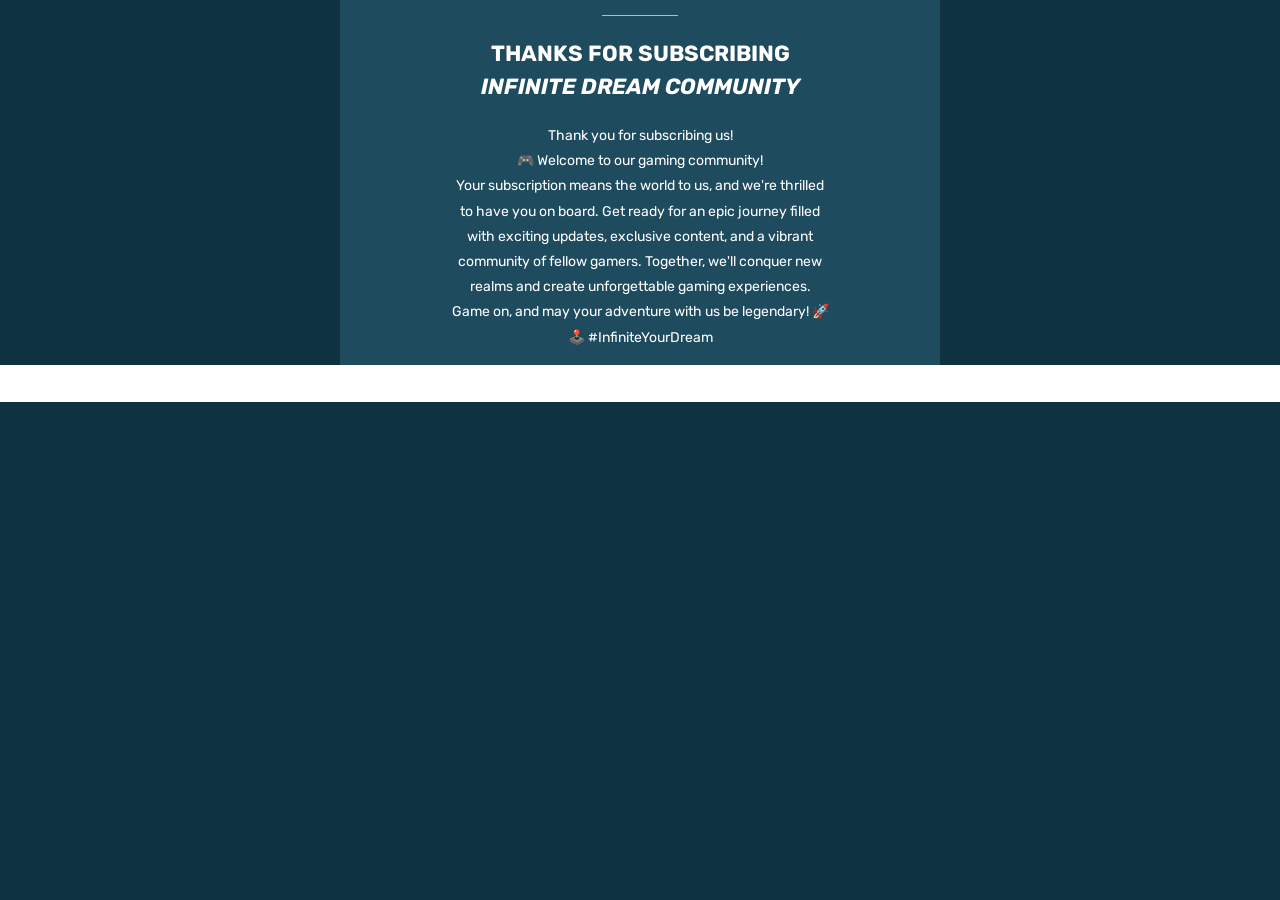
<file: subs/email.html>
<!DOCTYPE html>

<html
  lang="en"
  xmlns:o="urn:schemas-microsoft-com:office:office"
  xmlns:v="urn:schemas-microsoft-com:vml"
>
  <head>
    <title></title>
    <meta content="text/html; charset=utf-8" http-equiv="Content-Type" />
    <meta content="width=device-width, initial-scale=1.0" name="viewport" />
    <!--[if mso
      ]><xml
        ><o:OfficeDocumentSettings
          ><o:PixelsPerInch>96</o:PixelsPerInch
          ><o:AllowPNG /></o:OfficeDocumentSettings></xml
    ><![endif]-->
    <!--[if !mso]><!-->
    <link
      href="https://fonts.googleapis.com/css?family=Rubik"
      rel="stylesheet"
      type="text/css"
    />
    <!--<![endif]-->
    <style>
      * {
        box-sizing: border-box;
      }

      body {
        margin: 0;
        padding: 0;
      }

      a[x-apple-data-detectors] {
        color: inherit !important;
        text-decoration: inherit !important;
      }

      #MessageViewBody a {
        color: inherit;
        text-decoration: none;
      }

      p {
        line-height: inherit;
      }

      .desktop_hide,
      .desktop_hide table {
        mso-hide: all;
        display: none;
        max-height: 0px;
        overflow: hidden;
      }

      .image_block img + div {
        display: none;
      }

      @media (max-width: 620px) {
        .desktop_hide table.icons-inner {
          display: inline-block !important;
        }

        .icons-inner {
          text-align: center;
        }

        .icons-inner td {
          margin: 0 auto;
        }

        .mobile_hide {
          display: none;
        }

        .row-content {
          width: 100% !important;
        }

        .stack .column {
          width: 100%;
          display: block;
        }

        .mobile_hide {
          min-height: 0;
          max-height: 0;
          max-width: 0;
          overflow: hidden;
          font-size: 0px;
        }

        .desktop_hide,
        .desktop_hide table {
          display: table !important;
          max-height: none !important;
        }
      }
    </style>
  </head>
  <body
    style="
      background-color: #0f3242;
      margin: 0;
      padding: 0;
      -webkit-text-size-adjust: none;
      text-size-adjust: none;
    "
  >
    <table
      border="0"
      cellpadding="0"
      cellspacing="0"
      class="nl-container"
      role="presentation"
      style="
        mso-table-lspace: 0pt;
        mso-table-rspace: 0pt;
        background-color: #0f3242;
      "
      width="100%"
    >
      <tbody>
        <tr>
          <td>
            <table
              align="center"
              border="0"
              cellpadding="0"
              cellspacing="0"
              class="row row-1"
              role="presentation"
              style="mso-table-lspace: 0pt; mso-table-rspace: 0pt"
              width="100%"
            >
              <tbody>
                <tr>
                  <td>
                    <table
                      align="center"
                      border="0"
                      cellpadding="0"
                      cellspacing="0"
                      class="row-content stack"
                      role="presentation"
                      style="
                        mso-table-lspace: 0pt;
                        mso-table-rspace: 0pt;
                        background-color: #204c62;
                        color: #000000;
                        width: 600px;
                        margin: 0 auto;
                      "
                      width="600"
                    >
                      <tbody>
                        <tr>
                          <td
                            class="column column-1"
                            style="
                              mso-table-lspace: 0pt;
                              mso-table-rspace: 0pt;
                              font-weight: 400;
                              text-align: left;
                              vertical-align: top;
                              border-top: 0px;
                              border-right: 0px;
                              border-bottom: 0px;
                              border-left: 0px;
                            "
                            width="100%"
                          ></td>
                        </tr>
                      </tbody>
                    </table>
                  </td>
                </tr>
              </tbody>
            </table>
            <table
              align="center"
              border="0"
              cellpadding="0"
              cellspacing="0"
              class="row row-2"
              role="presentation"
              style="mso-table-lspace: 0pt; mso-table-rspace: 0pt"
              width="100%"
            >
              <tbody>
                <tr>
                  <td>
                    <table
                      align="center"
                      border="0"
                      cellpadding="0"
                      cellspacing="0"
                      class="row-content stack"
                      role="presentation"
                      style="
                        mso-table-lspace: 0pt;
                        mso-table-rspace: 0pt;
                        background-color: #1f4b5f;
                        color: #000000;
                        width: 600px;
                        margin: 0 auto;
                      "
                      width="600"
                    >
                      <tbody>
                        <tr>
                          <td
                            class="column column-1"
                            style="
                              mso-table-lspace: 0pt;
                              mso-table-rspace: 0pt;
                              font-weight: 400;
                              text-align: left;
                              padding-bottom: 5px;
                              padding-top: 5px;
                              vertical-align: top;
                              border-top: 0px;
                              border-right: 0px;
                              border-bottom: 0px;
                              border-left: 0px;
                            "
                            width="16.666666666666668%"
                          >
                            <table
                              border="0"
                              cellpadding="0"
                              cellspacing="0"
                              class="empty_block block-1"
                              role="presentation"
                              style="
                                mso-table-lspace: 0pt;
                                mso-table-rspace: 0pt;
                              "
                              width="100%"
                            >
                              <tr>
                                <td class="pad">
                                  <div></div>
                                </td>
                              </tr>
                            </table>
                          </td>
                          <td
                            class="column column-2"
                            style="
                              mso-table-lspace: 0pt;
                              mso-table-rspace: 0pt;
                              font-weight: 400;
                              text-align: left;
                              padding-bottom: 5px;
                              padding-top: 5px;
                              vertical-align: top;
                              border-top: 0px;
                              border-right: 0px;
                              border-bottom: 0px;
                              border-left: 0px;
                            "
                            width="66.66666666666667%"
                          >
                            <table
                              border="0"
                              cellpadding="10"
                              cellspacing="0"
                              class="divider_block block-1"
                              role="presentation"
                              style="
                                mso-table-lspace: 0pt;
                                mso-table-rspace: 0pt;
                              "
                              width="100%"
                            >
                              <tr>
                                <td class="pad">
                                  <div align="center" class="alignment">
                                    <table
                                      border="0"
                                      cellpadding="0"
                                      cellspacing="0"
                                      role="presentation"
                                      style="
                                        mso-table-lspace: 0pt;
                                        mso-table-rspace: 0pt;
                                      "
                                      width="20%"
                                    >
                                      <tr>
                                        <td
                                          class="divider_inner"
                                          style="
                                            font-size: 1px;
                                            line-height: 1px;
                                            border-top: 1px solid #bbbbbb;
                                          "
                                        >
                                          <span> </span>
                                        </td>
                                      </tr>
                                    </table>
                                  </div>
                                </td>
                              </tr>
                            </table>
                            <table
                              border="0"
                              cellpadding="0"
                              cellspacing="0"
                              class="paragraph_block block-2"
                              role="presentation"
                              style="
                                mso-table-lspace: 0pt;
                                mso-table-rspace: 0pt;
                                word-break: break-word;
                              "
                              width="100%"
                            >
                              <tr>
                                <td
                                  class="pad"
                                  style="
                                    padding-bottom: 10px;
                                    padding-left: 15px;
                                    padding-right: 15px;
                                    padding-top: 10px;
                                  "
                                >
                                  <div
                                    style="
                                      color: #ffffff;
                                      font-family: Rubik, Trebuchet MS,
                                        Helvetica, sans-serif;
                                      font-size: 22px;
                                      line-height: 150%;
                                      text-align: center;
                                      mso-line-height-alt: 33px;
                                    "
                                  >
                                    <p
                                      style="margin: 0; word-break: break-word"
                                    >
                                      <strong>THANKS FOR SUBSCRIBING</strong>
                                    </p>
                                    <p
                                      style="margin: 0; word-break: break-word"
                                    >
                                      <em
                                        ><strong
                                          >INFINITE DREAM COMMUNITY</strong
                                        ></em
                                      >
                                    </p>
                                  </div>
                                </td>
                              </tr>
                            </table>
                            <table
                              border="0"
                              cellpadding="10"
                              cellspacing="0"
                              class="paragraph_block block-3"
                              role="presentation"
                              style="
                                mso-table-lspace: 0pt;
                                mso-table-rspace: 0pt;
                                word-break: break-word;
                              "
                              width="100%"
                            >
                              <tr>
                                <td class="pad">
                                  <div
                                    style="
                                      color: #ffffff;
                                      font-family: Rubik, Trebuchet MS,
                                        Helvetica, sans-serif;
                                      font-size: 14px;
                                      line-height: 180%;
                                      text-align: center;
                                      mso-line-height-alt: 25.2px;
                                    "
                                  >
                                    <p
                                      style="margin: 0; word-break: break-word"
                                    >
                                      Thank you for subscribing us!
                                    </p>
                                    <p
                                      style="margin: 0; word-break: break-word"
                                    >
                                      🎮 Welcome to our gaming community!
                                    </p>
                                    <p
                                      style="margin: 0; word-break: break-word"
                                    >
                                      Your subscription means the world to us,
                                      and we're thrilled to have you on board.
                                      Get ready for an epic journey filled with
                                      exciting updates, exclusive content, and a
                                      vibrant community of fellow gamers.
                                      Together, we'll conquer new realms and
                                      create unforgettable gaming experiences.
                                      Game on, and may your adventure with us be
                                      legendary! 🚀🕹️ #InfiniteYourDream
                                    </p>
                                  </div>
                                </td>
                              </tr>
                            </table>
                          </td>
                          <td
                            class="column column-3"
                            style="
                              mso-table-lspace: 0pt;
                              mso-table-rspace: 0pt;
                              font-weight: 400;
                              text-align: left;
                              padding-bottom: 5px;
                              padding-top: 5px;
                              vertical-align: top;
                              border-top: 0px;
                              border-right: 0px;
                              border-bottom: 0px;
                              border-left: 0px;
                            "
                            width="16.666666666666668%"
                          >
                            <table
                              border="0"
                              cellpadding="0"
                              cellspacing="0"
                              class="empty_block block-1"
                              role="presentation"
                              style="
                                mso-table-lspace: 0pt;
                                mso-table-rspace: 0pt;
                              "
                              width="100%"
                            >
                              <tr>
                                <td class="pad">
                                  <div></div>
                                </td>
                              </tr>
                            </table>
                          </td>
                        </tr>
                      </tbody>
                    </table>
                  </td>
                </tr>
              </tbody>
            </table>
            <table
              align="center"
              border="0"
              cellpadding="0"
              cellspacing="0"
              class="row row-3"
              role="presentation"
              style="
                mso-table-lspace: 0pt;
                mso-table-rspace: 0pt;
                background-color: #ffffff;
              "
              width="100%"
            >
              <tbody>
                <tr>
                  <td>
                    <table
                      align="center"
                      border="0"
                      cellpadding="0"
                      cellspacing="0"
                      class="row-content stack"
                      role="presentation"
                      style="
                        mso-table-lspace: 0pt;
                        mso-table-rspace: 0pt;
                        background-color: #ffffff;
                        color: #000000;
                        width: 600px;
                        margin: 0 auto;
                      "
                      width="600"
                    >
                      <tbody>
                        <tr>
                          <td
                            class="column column-1"
                            style="
                              mso-table-lspace: 0pt;
                              mso-table-rspace: 0pt;
                              font-weight: 400;
                              text-align: left;
                              padding-bottom: 5px;
                              padding-top: 5px;
                              vertical-align: top;
                              border-top: 0px;
                              border-right: 0px;
                              border-bottom: 0px;
                              border-left: 0px;
                            "
                            width="100%"
                          >
                            <table
                              border="0"
                              cellpadding="0"
                              cellspacing="0"
                              class="icons_block block-1"
                              role="presentation"
                              style="
                                mso-table-lspace: 0pt;
                                mso-table-rspace: 0pt;
                              "
                              width="100%"
                            >
                              <tr>
                                <td
                                  class="pad"
                                  style="
                                    vertical-align: middle;
                                    color: #1e0e4b;
                                    font-family: 'Inter', sans-serif;
                                    font-size: 15px;
                                    padding-bottom: 5px;
                                    padding-top: 5px;
                                    text-align: center;
                                  "
                                >
                                  <table
                                    cellpadding="0"
                                    cellspacing="0"
                                    role="presentation"
                                    style="
                                      mso-table-lspace: 0pt;
                                      mso-table-rspace: 0pt;
                                    "
                                    width="100%"
                                  >
                                    <tr>
                                      <td
                                        class="alignment"
                                        style="
                                          vertical-align: middle;
                                          text-align: center;
                                        "
                                      >
                                        <!--[if vml]><table align="center" cellpadding="0" cellspacing="0" role="presentation" style="display:inline-block;padding-left:0px;padding-right:0px;mso-table-lspace: 0pt;mso-table-rspace: 0pt;"><![endif]-->
                                        <!--[if !vml]><!-->
                                        <table
                                          cellpadding="0"
                                          cellspacing="0"
                                          class="icons-inner"
                                          role="presentation"
                                          style="
                                            mso-table-lspace: 0pt;
                                            mso-table-rspace: 0pt;
                                            display: inline-block;
                                            margin-right: -4px;
                                            padding-left: 0px;
                                            padding-right: 0px;
                                          "
                                        >
                                          <!--<![endif]-->
                                        </table>
                                      </td>
                                    </tr>
                                  </table>
                                </td>
                              </tr>
                            </table>
                          </td>
                        </tr>
                      </tbody>
                    </table>
                  </td>
                </tr>
              </tbody>
            </table>
          </td>
        </tr>
      </tbody>
    </table>
    <!-- End -->
  </body>
</html>
</file>
<file: 2_css/navbar.css>
:root{
    --basePurple :#270e59;
    --primaryPurple: #592a9c;
    --secondaryPurple:#964adb;
}

nav{
    display: flex;
    position: fixed;
    left: 0px;
    top: 0px;
    width: 100%;
    height: 70px;
    align-items: center;
    justify-content: space-around;
    box-shadow: 2px 2px 4px rgba(0, 0, 0, 0.5);
    z-index: 3;
}

nav::before{
    content: '';
    position: absolute;
    top: 0;
    left: 0;
    width: 100%;
    height: 100%;
    backdrop-filter: blur(50px);
    background-color: rgba(0, 0, 0, 0.5);
    z-index: -1;
}

.logo{
    filter: drop-shadow(2px 2px 1px rgba(150, 74, 219, 1));
    transition: 0.5s all;
}
.logo img{
    height: 20px;
    display: flex;
    /*changing black png image to another color using "https://codepen.io/sosuke/pen/Pjoqqp" */
    filter: invert(100%) sepia(0%) saturate(7498%) hue-rotate(187deg) brightness(97%) contrast(101%);
    transition: 0.5s ease-in-out;
}
.logo img:hover{
    scale: 115%;
    filter: invert(49%) sepia(42%) saturate(3627%) hue-rotate(237deg) brightness(100%) contrast(87%);
    transition: 0.8s all;
}
.logo:hover{
    filter: drop-shadow(0 0 3px var(--primaryPurple));
    transition: 0.8s all;
}

nav ul{
    width: 50%;
    display: flex;
    justify-content: space-around;
    align-items: center;
    list-style: none;
    padding: 0;
    font-family: 'Ubuntu', sans-serif;
    font-weight: 500;
    backdrop-filter: blur(5px);
}

nav li a{
    font-size: 1rem;
    color: #9a9898;
    text-decoration: none;
    text-shadow: 2px 2px 4px rgba(0, 0, 0, 0.3);
    transition: all .3s ease;
}

nav li a:hover{
    color: #fff;
    text-decoration: underline;
    text-underline-offset: 20px;
    text-shadow: 1px 1px 4px rgba(0, 0, 0, 1);
}

/* https://uiverse.io/mrhyddenn/stale-cheetah-42 */
#openPopup button {
    position: relative;
    padding: 10px 20px;
    border-radius: 7px;
    border: 1px solid var(--primaryPurple);
    font-size: 14px;
    text-transform: uppercase;
    font-weight: 600;
    letter-spacing: 2px;
    background: transparent;
    color: #fff;
    overflow: hidden;
    box-shadow: 0 0 0 0 transparent;
    -webkit-transition: all 0.2s ease-in;
    -moz-transition: all 0.2s ease-in;
    transition: all 0.2s ease-in;
}
  
#openPopup button:hover {
    background: var(--primaryPurple);
    box-shadow: 0 0 15px 3px var(--secondaryPurple);
    -webkit-transition: all 0.2s ease-out;
    -moz-transition: all 0.2s ease-out;
    transition: all 0.2s ease-out;
}
  
#openPopup button:hover::before {
    -webkit-animation: sh02 0.5s 0s linear;
    -moz-animation: sh02 0.5s 0s linear;
    animation: sh02 0.5s 0s linear;
}
  
#openPopup button::before {
    content: '';
    display: block;
    width: 0px;
    height: 86%;
    position: absolute;
    top: 7%;
    left: 0%;
    opacity: 0;
    background: #fff;
    box-shadow: 0 0 50px 30px #fff;
    -webkit-transform: skewX(-20deg);
    -moz-transform: skewX(-20deg);
    -ms-transform: skewX(-20deg);
    -o-transform: skewX(-20deg);
    transform: skewX(-20deg);
}
  
@keyframes sh02 {
    from {
      opacity: 0;
      left: 0%;
    }
  
    50% {
      opacity: 1;
    }
  
    to {
      opacity: 0;
      left: 100%;
    }
}

#openPopup button:active {
    box-shadow: 0 0 0 0 transparent;
    -webkit-transition: box-shadow 0.2s ease-in;
    -moz-transition: box-shadow 0.2s ease-in;
    transition: box-shadow 0.2s ease-in;
}
  

.hamburger{
    height: 20px;
    display: none;
    flex-direction: column;
    justify-content: space-between;
    position: relative;
}

.hamburger span{
    display: block;
    width: 28px;
    height: 4px;
    background-color: #fff;
    box-shadow: 1px 1px 4px rgba(0, 0, 0, 1);
    border-radius: 25px;
    transition: .3s ease;
}

.hamburger.active span:nth-child(1){
    transform:rotate(45deg) translateX(11px);
}
.hamburger.active span:nth-child(2){
    opacity: 0;
}
.hamburger.active span:nth-child(3){
    transform:rotate(-45deg) translateX(11px);
    box-shadow: 0 1px 4px rgba(0, 0, 0, 1);
}




/*RESPONSIVE MEDIA*/

/*1024px media*/
@media screen and (max-width:1024px) {
    .hamburger{
        display: flex;
    }

    nav ul{
        position: fixed;
        right: 0;
        top: 55px;
        width: 100%;
        height: 50vh;
        background-color: rgba(0,0,0,0.3);
        box-shadow: 2px 2px 4px rgba(0, 0, 0, 1);
        justify-content: space-evenly;
        flex-direction: column;
        transform: translateY(-100vh);
        transition: all 0.3s;
    }

    nav ul.slide{
        transform: translateY(0);
    }
}
</file>
<file: 2_css/popup.css>
:root{
    --basePurple :#270e59;
    --primaryPurple: #592a9c;
    --secondaryPurple:#964adb;
}

.popup {
    display: none;
    position: fixed;
    top: 0;
    left: 0;
    width: 100%;
    height: 100%;
    background: rgba(0, 0, 0, 0.5);
    backdrop-filter: blur(2px);
    z-index: 3;
    font-family: 'Ubuntu', sans-serif;
}

.popup-content h2{
    margin-left: 20px;
    font-family:'Krona One', sans-serif;
    border-bottom: 2px solid var(--primaryPurple);
    font-size: 1.3rem;
    width: fit-content;
}

.scrollable-content{
    margin-top: -10px ;
    padding: 0 20px;
    overflow-y:auto;
    max-height: 90%;
    display: flex;
    flex-direction: column;
}

.scrollable-content h4{
    margin-top: 15px;
}

.popup-content {
    position: absolute;
    top: 50%;
    left: 50%;
    transform: translate(-50%, -50%);
    background: #fff;
    padding: 20px;
    width: 450px;
    overflow-y:hidden;
    box-sizing: border-box;
    box-shadow: 0 20px 30px rgba(0,0,0,0.5);
    border-radius: 10px;
}

.scrollable-content label{
    margin-top: 15px;
    margin-bottom: 2px;
    margin-left: 10px;
    font-size: 0.9rem;
    color: rgba(0,0,0,0.8);
    font-family: 'Ubuntu', sans-serif;
}

.scrollable-content input{
    border: none;
    outline: none;
    border-radius: 15px;
    padding: 1em;
    background-color: #ccc;
    box-shadow: inset 2px 5px 10px rgba(0,0,0,0.3);
    transition: 300ms ease-in-out;
    font-weight: 200;
    font-family:'Kanit', sans-serif;

}

.scrollable-content input:focus{
    background-color: white;
    transform: scale(1.05);
    box-shadow: 13px 13px 100px #969696,
               -13px -13px 100px #ffffff;
}

.scrollable-content button {
    position: relative;
    margin: 30px 0 10px 0;
    padding: 10px 20px;
    border-radius: 7px;
    border: 2px solid var(--primaryPurple);
    font-size: 14px;
    text-transform: uppercase;
    font-weight: 600;
    letter-spacing: 2px;
    background: transparent;
    color: var(--basePurple);
    overflow: hidden;
    box-shadow: 0 0 0 0 transparent;
    -webkit-transition: all 0.2s ease-in;
    -moz-transition: all 0.2s ease-in;
    transition: all 0.2s ease-in;
}
  
.scrollable-content button:hover {
    color: #fff;
    background: var(--primaryPurple);
    box-shadow: 0 0 15px 3px var(--secondaryPurple);
    -webkit-transition: all 0.2s ease-out;
    -moz-transition: all 0.2s ease-out;
    transition: all 0.2s ease-out;
}
  
.scrollable-content button:hover::before {
    -webkit-animation: sh02 0.5s 0s linear;
    -moz-animation: sh02 0.5s 0s linear;
    animation: sh02 0.5s 0s linear;
}
  
.scrollable-content button::before {
    content: '';
    display: block;
    width: 0px;
    height: 86%;
    position: absolute;
    top: 7%;
    left: 0%;
    opacity: 0;
    background: #fff;
    box-shadow: 0 0 50px 30px #fff;
    -webkit-transform: skewX(-20deg);
    -moz-transform: skewX(-20deg);
    -ms-transform: skewX(-20deg);
    -o-transform: skewX(-20deg);
    transform: skewX(-20deg);
}
  
@keyframes sh02 {
    from {
      opacity: 0;
      left: 0%;
    }
  
    50% {
      opacity: 1;
    }
  
    to {
      opacity: 0;
      left: 100%;
    }
}

.close {
    position: absolute;
    top: 10px;
    right: 10px;
    font-size: 20px;
    cursor: pointer;
}
  
    
    /*CUSTOM SCROLLBAR
    .class_name::-webkit-scrollbar{
        width: 0.5vw;  
    }
    .class_name::-webkit-scrollbar-track{
        background-color: #f1f1f1;
        border-radius: 20px;
    }
    .class_name::-webkit-scrollbar-thumb{
        background-color: #c1c1c1;
        border-radius: 20px;
    }
    .class_name::-webkit-scrollbar-thumb:hover{
        background-color: #b1b1b1;
        border-radius: 20px;
    }*/



    /*RESPONSIVE MEDIA*/

/*600px Media*/
@media screen and (max-width:600px) {

    h2{
        font-size: 1.17rem;
    }

    .popup-content{
        width: 420px;
    }
    
}
</file>
<file: 2_css/a_home-about.css>
.about-us{
    position: relative;
    display: flex;
    flex-direction: column;
    height: 100%;
    border-radius: 20px;
    backdrop-filter: blur(0px);
    padding: 40px;
    justify-content: center;
    align-items: center;
    margin-top: 100px;
    margin-bottom: -170px;
}

.about-us-content{
    width: fit-content;
    height: 100%;
}

.about-content{
    display: flex;
    flex-direction: row; 
    height: 100%;
}

.about-left{
    display: flex;
    flex-direction: column;
    gap: 10px;
    padding-top: 10px;
    padding-right: 20px;
}

.about-right-1{
    position: relative;
    display: block;
    width: 650px;
    padding: 20px; 
    padding-top: 10px;
}

.about-right-2{
    display: none;
}

.about-left button{
    border: 0;
    background-color: rgba(0,0,0,0);
    color: var(--basePurple);
    text-align: left;
    transition: 1s all;
    height: 25px;
    font-family: 'Kanit';
    font-weight: 500;
    font-size: 1.1rem;
}
.about-left button:hover{
    transition: 1s all;
    border-bottom: 1px solid Orange;
}

.about-us h1{
    color: var(--basePurple);
    font-family: 'Inter';
    font-weight: 800;
    margin-bottom: 20px;
    text-align: center;
}
.about-us p{
    color: black;
    font-family: 'Ubuntu';
    font-weight: 300;
    font-size: 1rem;
    text-align: justify;
    margin-top: 10px;
}

.about-right-2 p{
    color: var(--basePurple);
    font-family: 'Bricolage Grotesque';
    font-weight: 800;
    margin-bottom: 10px;
    font-size: 1.3rem;
}

/*RESPONSIVE MEDIA*/

@media (max-width: 990px){
    .about-content{
        flex-direction: column;
    }
    .about-left{
        align-items: center;
    }
}

@media (max-width: 790px){
    .about-right-1{
        width: 100%;
    }


    .about-team{
        display: none !important;
    }

    .about-team-responsive{
        display: flex !important;
    }
}
</file>
<file: 2_css/about-right-2.css>
.about-team{
    position: relative;
    display: grid;
    grid-template-columns: 1fr 1fr 1fr 1fr 1fr;
    gap: 1rem;
    width: 650px;
    height: 350px;
    aspect-ratio: 3/2;
    /*aspect-ratio: 4/3; pilihan laih untuk saat di hover*/
    transition: all 400ms;
}

.about-team-responsive{
    display: none;
    flex-wrap: wrap;
    flex-direction: row;
    gap: 20px;
    padding: 0 30px;
    justify-content: center;
    align-items: center;
    width: auto;
}

.boxxi{
    width: 100px;
    height: 100px;
    background: var(--img);
    background-size: cover;
    background-position: center;
    margin-top: 5px;
}

.boxxi div{
    margin-top: 100px;
    text-align: center;
    font-family: 'Kanit';
}



.about-team .box{
    position: relative;
    background: var(--img);
    background-size: cover;
    background-position: center;
    transition: all 400ms;
    display: flex;
    justify-content: center;
    align-items: center;
}

.about-team .box::after{
    content: attr(data-text);
    position: absolute;
    bottom: 20px;
    background-color: #000;
    color: #fff;
    padding: 10px 10px 10px 14px;
    letter-spacing: 4px;
    text-transform: uppercase;
    transform: translateY(25px);
    opacity: 0;
    transition: all 300ms;
    border-radius: 10px;
}

.about-team:hover .box{
    filter: grayscale(100%) opacity(90%);
}

.about-team .box:hover::after{
    transform: translateY(0);
    opacity: 1;
    transition-delay: 200ms;
}

.about-team .box:hover{
    filter: grayscale(0%) opacity(100%);
}

.about-team:has(.box-1:hover){
    grid-template-columns: 3fr 1fr 1fr 1fr 1fr;
}

.about-team:has(.box-2:hover){
    grid-template-columns: 1fr 3fr 1fr 1fr 1fr;
}

.about-team:has(.box-3:hover){
    grid-template-columns: 1fr 1fr 3fr 1fr 1fr;
}

.about-team:has(.box-4:hover){
    grid-template-columns: 1fr 1fr 1fr 3fr 1fr;
}

.about-team:has(.box-5:hover){
    grid-template-columns: 1fr 1fr 1fr 1fr 3fr;
}
</file>
<file: 2_css/a_home.css>
:root{
    --basePurple :#270e59;
    --primaryPurple: #592a9c;
    --secondaryPurple:#964adb;
    --thirdPurple: #ad69ed;
}
*{
    padding: 0;
    margin: 0;
    box-sizing: border-box;
    list-style: none;
    text-decoration: none;
}
html{
    scroll-behavior: smooth;
    scroll-padding-top: 200px;
}

.home-content{
    position: absolute;
    left: 0;
    top: -40px;
    height: 900px;
    width: 100%;
    background-image: url(../4_img/background-home.jpg);
    background-size: cover;
    background-repeat: no-repeat;
    background-position: center;
    background-position-y: -70px ;
    display: flex;
    justify-content: center;
    align-items: center;
    z-index: 0;
}.opacity{
    position: absolute;
    width: 100%;
    height: 900px;
    z-index: -1;
    /* cssgradient.io */
    background: -webkit-gradient(linear, left top, left bottom, color-stop(85%,rgba(0,0,0,0.4)), color-stop(90%,rgba(255,255,255,1)));
}
#content {
    min-height: 100vh;
    height: 100%;
    position: relative;
    align-items: center;
    left: 0;
    margin: 0;
    padding: 0;
}
.home-content-box{
    position: relative;
    display: flex;
    height: 700px;
    border-radius: 20px;
    backdrop-filter: blur(0px);
    padding: 40px;
}
.home-text{
    text-align: center;
    justify-content: center;
    align-items: center;
    display: flex;
    flex-direction: column;
    color: #fff;
    pointer-events: none;
}
.home-text h1{
    font-family: 'Krona One'; 
    border-bottom: 1px solid; 
    width: fit-content;
    font-size: 3rem;
    letter-spacing: 8px;
    box-shadow: 0 5px 0 rgba(0, 0, 0, 0.5);
    text-shadow: 0 5px 0 rgba(0, 0, 0, 0.5);
}
.home-text h3{
    font-family: 'Ubuntu'; 
    margin-top: 5px;
    font-size: 1rem;
    letter-spacing: 5px;
    text-shadow: 0 3px 0 rgba(0, 0, 0, 0.5);
}
.home-text p{
    font-family: 'Kanit';
    font-weight: 300;
    font-size: 1.15rem;
    width: fit-content;
    margin-top: 25px;
    text-shadow: 0 2px 2px rgba(0, 0, 0, 0.5);
    width: 65%;
}

.social-media{
    position: absolute;
    width: 80px;
    height: 240px;
    left: 0;
    margin-top: 70px;
    border-bottom-right-radius: 30px;
    display: flex;
    flex-direction: column;
    align-items: center;
    justify-content: center;    
    backdrop-filter: blur(16px);
    box-shadow: 3px 3px 2px rgba(0, 0, 0, 0.3);
    z-index: 1;
}
.social-media a{
    margin: 2px 15px;
    border-radius: 50%;
    box-sizing: border-box;
    background: #fff;
    width: 50px;
    height: 50px;
    display: flex;
    justify-content: center;
    align-items: center;
    text-decoration: none;
    transition: 0.5s;
    background: rgba(0, 0, 0, 0);
    color: var(--color);
    font-size: 1.6rem;
}
.social-media a:hover{
    background: var(--color);
    color: white;
    box-shadow: 0 0 5px var(--color),
        0 0 25px var(--color),
        0 0 50px var(--color),
        0 0 200px var(--color);

}

.benefit-content{
    position: relative;
    margin-top: 200px;
    display: flex;
    width: 100%;
    left: 0;
    justify-content: center;
}
.benefit-content-box{
    justify-content: center;
    align-items: center;
    display: flex;
    flex-wrap: wrap;
    flex-direction: row;
    width: 90%;
}
.benefit-img img{
    scale: 70%;
    transform: rotate(-30deg);
    filter: drop-shadow(10px 10px 8px rgba(0, 0, 0, 0.7));
}
.benefit-img{
    width: 45%;
    display: flex;
    justify-content: center;
    align-items: center;
}
.benefit-text{
    font-family: 'Ubuntu';
    width: 55%;
    display: flex;
    flex-direction: column;
    align-items: center;
}
.benefit-title{
    width: 100%;
    margin-bottom: 20px;
    font-family: 'Kanit';
    font-weight: 500;
    text-transform: uppercase;
    letter-spacing: 2.5px;
    font-size: 1.3rem;
    text-align: center;
    color: var(--basePurple);
    text-shadow: 2px 2px 5px rgba(0, 0, 0, 0.3);
}
.benefit-text ul{
    display: flex;
    flex-direction: row;
    flex-wrap: wrap;
    justify-content: center;
    margin: 0; 
    padding: 0;
    width: 600px;
    gap: 15px;
}
.benefit-text li{
    height: 240px;
    width: 180px;
    padding: 10px;
    display: flex;
    flex-direction: column;
    align-items: start;
    border-top-left-radius: 30px;
    border-bottom-right-radius: 30px;
    background-color: #fff;
    box-shadow: 2px 5px 10px rgba(0, 0, 0, 0.2);
    transition: all 0.3s;
}
.benefit-text li:hover{
    transition: all 0.6s;
    scale: 105%;
}
.benefit-icon{
    font-size: 1rem;
    display: flex;
    flex-direction: column;
    color: var(--basePurple);
    text-shadow: 2px 2px 5px rgba(0, 0, 0, 0.5);
}
.benefit-icon i{
    text-align: center;
    font-size: 1.5rem;
    width: 40px;
    height: 40px;
    padding-left: 10px;
    padding-top: 15px;
}
.benefit-icon p{
    margin: 0;
    width: 180px;
    font-family: 'Kanit';
    font-size: 1rem;
    pointer-events: none ;
}
.benefit-icon div{
    height: 50px;
    display: flex;
    align-items: center;

}
.benefit-text .explanation{
    margin-top: 2px;
    padding-left: 2px;
    text-align: justify;
    font-size: 0.8rem;
    color: #4d4d4d;
    pointer-events: none ;
}

.activity-content{
    position: relative;
    margin-top: 180px;
    display: flex;
    width: 100%;
    left: 0;
    justify-content: center;
}
.activity-content-box{
    width: 80%;
    display: flex;
    flex-direction: column;
    position: relative;
}
.activity-title{
    display: flex;
    flex-direction: row;
    height: 2.3rem;
    justify-content: space-between;
    border-bottom: 0.8px solid #747474;
}
.activity-title h4{
    font-size: 2rem;
    font-family: 'Krona One';
    color: var(--basePurple);
}
.activity-title div{
    display: flex;
    align-items: end;
    height: 2rem;
    background-color: #fff;
    transition: 0.3s all;
}
.activity-title div a{
    font-size: 0.85em;
    font-family: 'Kanit';
    color: #4d4d4d;
    text-decoration: none;
    transition: 0.3s all;
}
.activity-title a:hover{
    color: var(--primaryPurple);
    transform: translateX(3px);
}
.activity-box{
    display: flex;
    flex-direction: row;
    flex-wrap: wrap;
    justify-content: center;
    margin-top: 60px;
}
.activity-box .box{
    margin: 10px;
    padding: 5px;
    border-radius: 10px;
    width: 280px;
    height: 200px;
    background: rgb(255, 0, 179);
    background: linear-gradient(120deg, #7775  0%, #0009 80%);
    transition: 0.3s ease;
    filter: drop-shadow(0px 0px 5px rgba(0, 0, 0, 0.5));
}
.activity-box .box:after{
    content: '';
    background-color: #fff;
    position: absolute;
    z-index: -1;
    transition: 0.3s ease;
    height: 97.5%;
    width: 98%;
    top: 1%;
    left: 1%;
    border-radius: 8px;
}
.activity-box .box:hover{
    filter: drop-shadow(2px 2px 10px rgba(0,0,0,0.5));
    scale: 105%;
}
.activity-box iframe{
    width: 270px;
    height: 160px;
    border-radius: 6px;
}
.activity-box img{
    width: 270px;
    height: 160px;
    border-radius: 6px;
}
.activity-box .box-text{
    display: flex;
    align-items: start;
    height: 40px;
}
.activity-box .box-text p{
    display: flex;
    width: 280px;
    padding: 0 5px;
    margin: 0;
    font-size: 0.8rem;
    font-family: 'Kanit';
    font-weight: 500;
    text-transform: uppercase;
}

.lets{
    position: relative;
    width: 100%;
    margin-top: 50px;
    display: flex;
    justify-content: center;
}
.lets h1{
    color: var(--primaryPurple);
    font-family: 'Krona One';
    font-size: 1.7rem;
    letter-spacing: 2px;
}
.p-w-u{
    position: relative;
    margin-top: 50px;
    display: flex;
    width: 100%;
    left: 0;
    justify-content: center;
}
.p-w-u-content{
    margin-top: -40px;
    display: flex;
    flex-direction: column;
    height: 510px;
    width: 80%;
}
.buttons{
    display: flex;
    justify-content: center;
    align-items: center;
    gap: 50px;
    z-index: 1;
}
.buttons2{
    display: flex;
    justify-content: center;
    margin-top: -5px;
    gap: 30px;
}
.buttons2 p{
    text-align: center;
    width: 80px;
    font-family: 'Krona One';
    font-size: 0.6rem;
    pointer-events: none;
    z-index: 1;
    color: white;
    text-shadow: 1px 1px 2px rgba(0, 0, 0, 0.7);
}
.buttons .btn{
    border: none;
    height: 60px;
    width: 60px;
    border-radius: 50%;
    transition: 0.5s all;
    filter: grayscale(1);
    border: 3px solid var(--primaryPurple);
    box-shadow: 4px 4px 6px rgba(0, 0, 0, 0.7);
}
.buttonActive{
    transform: scale(110%);
}
.buttons span{
    display: flex;
    justify-content: center;
    align-items: center;
    width: 200px;
    height: 2px;
    background-color: var(--primaryPurple);   
}
#btn-1{
    background-image: url(../4_img/games/mole-1.png);
    background-size: cover;
    background-position: center;
    filter: grayscale(0);
}
#btn-2{
    background-image: url(../4_img/games/valo-1.jpg);
    background-size: cover;
    background-position: center;
}
#btn-3{
    background-image: url(../4_img/games/genshin-1.jpg);
    background-size: cover;
    background-position: center;
}
#btn-4{
    background-image: url(../4_img/games/menkrep-1.png);
    background-size: cover;
    background-position: center;
}
.content{
    width: 100%;
    height: 100%;
    margin-top: -50px;
}
.div-1{
    display: flex;
    width: 100%;
    height: 100%;
    background-image: url(../4_img/games/back-mole.jpg);
    background-size: contain;
    background-position-y: -70px;
    border-radius: 10px;
    justify-content: center;
    align-items: center;
}
.div-2{
    display: none;
    width: 100%;
    height: 100%;
    background-image: url(../4_img/games/back-valo.jpg);
    background-size: contain;
    background-position-y: -70px;
    border-radius: 10px;
    justify-content: center;
    align-items: center;
}
.div-3{
    display: none;
    width: 100%;
    height: 100%;
    background-image: url(../4_img/games/back-genshin.png);
    background-size: cover;
    background-position-y: -70px;
    border-radius: 10px;
    justify-content: center;
    align-items: center;
}
.div-4{
    display: none;
    width: 100%;
    height: 100%;
    background-image: url(../4_img/games/back-menkrap.jpg);
    background-size: cover;
    background-position-y: -70px;
    border-radius: 10px;
    justify-content: center;
    align-items: center;
}
.game-content{
    display: flex;
    transform: translateY(10px);
    position: relative;
    background: rgba(0, 0, 0, 0.5);
    backdrop-filter: blur(15px);
    width: 90%;
    height: 80%;
    border-radius: 20px;
}
.game-content .left{
    width: 40%;
    display: flex;
    justify-content: start;
    padding-left: 10px;
    flex-direction: column;
    color: white;

}
.game-content .left h2{
    border-bottom: 0;
    margin-top: 50px;
    font-size: 1.6rem;
    text-shadow: 2px 2px 5px rgba(0,0,0,0.8);
}
.game-content .left .about{
    margin-top: 50px;
    margin-bottom: 20px;
    font-family: 'Kanit';
    font-size: 1rem;
}
.game-content .left p{
    margin-top: -10px;
    margin-left: 20px;
    font-family: 'Ubuntu';
    font-size: 0.85rem;
    text-shadow: 2px 2px 2px rgba(0,0,0,0.8);
}
.game-content .left .install{
    display: flex;
    flex-direction: column;
    align-items: end;
    margin-top: 40px;
}
.left .install p{
    font-family: 'Kanit';
    margin-bottom: 5px;
    letter-spacing: 2px;
}
.left .install div{
    display: flex;
    gap: 10px;
}
.game-content .middle{
    position: absolute;
    bottom: -4px;
    z-index: -1;
}
.div-1 .game-content .middle{
    left: 25%;
}
.div-2 .game-content .middle{
    left: 15%;
}
.div-3 .game-content .middle{
    left: 8%;
}
.div-4 .game-content .middle{
    left: 30%;
}
.game-content .right{
    position: absolute;
    right: 8px;
    bottom: 8px;
    color: white;
    font-family: 'Kanit';
}
.game-content .right iframe{
    border-radius: 10px;
}
.game-content .right p{
    margin-bottom: 0;
    font-size: 1.3rem;
}

.topup{
    margin-top: 120px;
    width: 100%;
    background-image: url(../4_img/top-up-wallpaper.jpg);
    background-size: cover;
    background-position: center;
    background-attachment: fixed;
    background-position-y: 70px;
    background-repeat: no-repeat;
}
.topup-opacity{
    background-color: rgba(0, 0, 0, 0.6);
    width: 100%;
    display: flex;
    flex-direction: row;
    justify-content:space-around;
    align-items: center;
    padding: 0 10%;
    gap: 3rem;
}
.topup-img{
    filter: drop-shadow(2px 2px 9px rgba(255, 255, 255, 0.4));
}
.topup-img img{
    width: 600px;
}
.topup-content{
    border-radius: 20px;
    padding: 30px;
    backdrop-filter: blur(80px);
    background-color: rgba(0, 0, 0, 0.2);
    box-shadow: 1px 10px 15px rgba(255,255,255,0.3);
}
.topup-text{
    display: flex;
    flex-direction: column;
    justify-content: start;  
    align-items: start;
}
.topup-text h2{
    color: white;
    padding: 0;
    margin: 0;
    border-bottom: 0;
    font-family: 'Bricolage Grotesque';
    font-size: 2.5rem;
}
.topup-text p{
    color: white;
    font-family: 'Ubuntu';
    font-weight: 300;
    font-size: 1.3rem;
}
.topup-text span{
    color: #FFB534;
}

.topup .buttons, .merch-shop .buttons{
    display: flex;
    margin-top: 50px;
    justify-content: start;
}
.topup .buttons button, .merch-shop .buttons button{
    padding: 1.3em 3em;
    font-size: 12px;
    text-transform: uppercase;
    letter-spacing: 2.5px;
    font-weight: 500;
    color: var(--basePurple);
    background-color: #fff;
    border: none;
    border-radius: 45px;
    box-shadow: 0px 8px 15px rgba(0, 0, 0, 0.1);
    transition: all 0.3s ease 0s;
    cursor: pointer;
    outline: none;
}
.topup .buttons button:hover, .merch-shop .buttons button:hover{
    background-color: #FFB534;
    box-shadow: 5px 5px 20px var(--secondaryPurple);
    color: #fff;
    transform: translateX(5px);
}
.topup .buttons button:active, .merch-shop .buttons button:active{
    transform: translate(7px, 2px);
}

.merch-shop{
    display: flex;
    flex-direction: row;
    justify-content: space-around;
    align-items: center;
    margin-top: 120px;
    padding: 0 5%;
}

.merch-content{
    border-radius: 20px;
    padding: 30px;
    box-shadow: 1px 10px 15px rgba(255,255,255,0.3);
}
.merch-content h2{
    color: black;
    padding: 0;
    margin: 0;
    border-bottom: 0;
    font-family: 'Bricolage Grotesque';
    font-size: 2.5rem;
}
.merch-content p{
    color: black;
    font-family: 'Ubuntu';
    font-weight: 300;
    font-size: 1.3rem;
}
.merch-content span{
    color: #FFB534;
}



.subs-content{
    position: relative;
    margin-top: 200px;
    display: flex;
    width: 100%;
    height: 250px;
    left: 0;
    justify-content: center;
}
.subs-back{
    position: absolute;
    height: 250px;
    width: 100%;
    clip-path: polygon(0% 0%, 100% 0, 100% 80%, 50% 100%, 0 80%);
    background: linear-gradient(var(--basePurple) 0%, var(--primaryPurple) 100%);
    z-index: -1;
}
.subs-content-box{
    position: relative;
    display: flex;
    width: 1000px;
    flex-direction: column;
    text-align: center;
    color: white;
}
.subs-content-box h3{
    margin-top: 30px;
    font-family: 'Krona One';
}
.subs-content-box p{
    font-family: 'Kanit';
    font-weight: 300;
    margin: 0;
}
.input{
    margin-top: 30px;
}
.input-group {
    display: flex;
    flex-direction: row;
    margin: 0 auto;
    justify-content: center;
    max-width: 400px;
  }
.submit-button {
    font-size: 17px;
    padding: 0.5em 2em;
    border: transparent;
    box-shadow: 0 12px 16px 0 rgba(0, 0, 0, 0.24);
    background: #eeeee6;
    border-radius: 0 10px 10px 0;
    transition: 0.3s;
}
.submit-button:hover {
    transition: 0.3s;
    background: linear-gradient(90deg, #FC466B 0%, #3F5EFB 100%);
    cursor: pointer;
    transform: translate(0.1em, 0em);
}
.submit-button:active {
    transform: translate(0.3em, 0em);
}
.submit-button span {
    font-weight: 800;
    letter-spacing: 2px;
    background: linear-gradient(90deg, #FC466B 0%, #3F5EFB 100%);
    -webkit-background-clip: text;
    -webkit-text-fill-color: transparent;
    transition: 0.3s;
}
.submit-button:hover span {
    background: #eeeee6;
    -webkit-background-clip: text;
    -webkit-text-fill-color: transparent;
    transition: 0.3s;
} 
#input-field {
    background: #eeeee6;
    border-radius: 10px 0 0 10px;
    border: none;
    width: 400px;
    padding-left: 8px;
    color: #2e2e2e;
    font-size: 14px;
    font-family: 'Ubuntu';
}::placeholder {
    color: #aaa;
}



/*RESPONSIVE MEDIA*/

@media (max-width: 1200px) {
    .home-text h1{
        font-size: 1.3rem;
        box-shadow: 0 3px 0 rgba(0, 0, 0, 0.5);
        text-shadow: 0 3px 0 rgba(0, 0, 0, 0.5);
    }
    .home-text h3{
        font-size: 0.7rem;
        text-shadow: 0 1px 0 rgba(0, 0, 0, 0.5);
    }
    .home-text p{
        font-size: 0.8rem;
    }

    .benefit-content-box{
        flex-direction: column;
    }
    .benefit-title{
        font-size: 1rem;
        width: fit-content;
    }
    .benefit-text ul{
        width: 630px;
    }
    .benefit-text li{
        width: 200px;
    }    

    .game-content .middle img{
        max-width: 680px !important;
    }
    
    .topup-opacity, .merch-shop{
        flex-direction: column;
        padding-bottom: 25px;
    }

    .topup-img img, .merch-img img{
        width: 400px;
    }

    .topup .topup-text h2, .merch-shop .merch-text h2{
        font-size: 1.7rem;
    }
    
    .topup .topup-text p, .merch-shop .merch-text p{
        font-size: 1rem;
    }

    .topup .buttons, .merch-shop .buttons{
        margin-top: 25px;
    }
}

@media (max-width: 1100px) {
    .game-content {
        height: 85%;
    }
    .game-content .middle img{
        max-width: 580px !important;
    }
}

@media (max-width: 990px){
    .game-content {
        height: 75%;
    }
    .game-content .left h2{
        font-size: 1.2rem;
    }
    .game-content .left p{
        font-size: 0.8rem;
    }
    .game-content .middle img{
        max-width: 480px !important;
    }
    .game-content .right{
        top: 100px;
    }
    .game-content .right iframe{
        width: 180px;
        height: 100px;
    }
}

@media (max-width: 790px){
    
    .activity-content-box .box{
        width: 190px;
        height: 170px;
    }
    .activity-content-box .box img{
        width: 180px;
        height: 120px;
    }
    .activity-content-box .box iframe{
        width: 180px;
        height: 120px;
    }



    .game-content {
        display: flex;
        flex-direction: column;
        justify-content: center;
        align-items: center;
    }
    .game-content .left{
        justify-content: center;
        align-items: center;
        text-align: center;
        width: 90%;
    }
    .game-content .left .about{
        margin-top: 0px;
    }
    .game-content .left .install{
        justify-content: center;
        align-items: center;
    }
    .game-content .middle img{
        display: none;
    }
    .game-content .right{
        display: none;
    }
}


@media (max-width: 576px) {
    .home-text h1{
        font-size: 1.3rem;
        letter-spacing: 3px;
        box-shadow: 0 3px 0 rgba(0, 0, 0, 0.5);
        text-shadow: 0 3px 0 rgba(0, 0, 0, 0.5);
    }
    .home-text h3{
        font-size: 0.5rem;
        text-shadow: 0 1px 0 rgba(0, 0, 0, 0.5);
    }
    .home-text p{
        font-size: 0.8rem;
    }

    .social-media{
        width: 200px;
        height: 50px;
        flex-direction: row;
    }
    .social-media a{
        margin: 0 8px;
        font-size: 1.25rem;
        width: 30px;
        height: 30px;
    }

    .benefit-text ul{
        width: 350px;
    }
    .benefit-text li{
        height: 260px;
        width: 150px;
    }
    .benefit-icon div{
        margin-top: 5px;
        width: 140px;
    }

    .activity-title{
        margin-bottom: -50px;
    }
    .activity-content-box .box{
        width: 150px;
        height: 130px;
    }
    .activity-content-box .box img{
        width: 140px;
        height: 90px;
    }
    .activity-content-box .box iframe{
        width: 140px;
        height: 90px;
    }
    .activity-box .box-text p{
        font-size: 0.6rem;
    }
    .lets{
        margin-bottom: 80px;
    }
    .lets h1{
        font-size: 1rem;
    }
    .buttons .btn{
        height: 30px;
        width: 30px;
    }
    .buttons2 p{
        width: 50px;
    }
}
</file>
<file: 2_css/footer.css>
:root{
    --basePurple :#270e59;
    --primaryPurple: #592a9c;
    --secondaryPurple:#964adb;
    --thirdPurple: #ad69ed;
}

footer{
    background: linear-gradient(to bottom, var(--primaryPurple) 0%, var(--basePurple) 100%);
    padding-top: 50px;
    margin-top: 150px;
    position: relative;
    width: 100%;
    bottom: 0;
    left: 0;
}
.container{
    flex: 1;
    max-width: 1140px;
    margin: auto;
    display: flex;
    flex-wrap: wrap;
    justify-content: space-around;
}
.footer-content{
    display: flex;
    flex-direction: column;
}

.logo-footer{
    padding: 5px;
    width: 300px;
}

.logo-footer img{
    filter: invert(100%) sepia(0%) saturate(7498%) hue-rotate(187deg) brightness(97%) contrast(101%);
    width: 100%;
    display: flex;
}

.footer-content h3{
    font-family: 'Inter', sans-serif;
    font-weight: 300;
    text-transform: uppercase;
    color: white;
    font-size: 1rem;
    margin-bottom: 15px;
    text-align: center;
}

.footer-content ul{
    text-align: center;
}

.list{
    padding: 0;
}

.list li {
    font-family: 'Inter', sans-serif;
    font-weight: 400;
    width: auto;
    text-align: center;
    list-style-type: none;
    padding: 4px;
    position: relative;
    margin: 7px;
}

.list li a {
    color: #FFB534;
    position: relative;
    z-index: 1; 
    transition: color 0.25s ease-out;
}

.list li::before {
    content: "";
    position: absolute;
    left: 50%; 
    bottom: 0;
    transform: translateX(-50%); 
    width: 0;
    height: 2px;
    background-color: #FFB534;
    transition: width 0.25s ease-out;
}

.list li:hover a {
    color: white;
}

.list li:hover::before {
    width: 100%;
}

.social-icons{
    text-align: center;
    padding: 0;
}

.social-icons li{
    display: inline-block;
    text-align: center;
    margin: 3px;
    padding: 5px;
}

.social-icons li{
    display: inline-block;
    text-align: center;
    padding: 5px;
}

.social-icons i{
    color: white;
    font-size: 25px;
}

.social-icons i{
    color: white;
    font-size: 25px;
}

a{
    text-decoration: none;
}

a:hover{
    color: #FFB534;
}

.footer-content .social-icons li a i {
    color: white;
    transition: color 0.5s;
}

.footer-content .social-icons li.yt a i:hover {
    color: #FF0000;
}

.footer-content .social-icons li.discord a i:hover {
    color: #7289da;
}

.footer-content .social-icons li.instagram a i:hover {
    color: #c0007a;
}

.footer-content .social-icons li.whatsapp a i:hover {
    color: #25d366;
}
.contacts{
    font-family: 'Inter', sans-serif;
    font-weight: 400;
    width: auto;
    text-align: center;
    list-style-type: none;
    padding: 4px;
    position: relative;
    margin: 7px;
    margin-top: 50px;
}

.contacts p{
    font-family: 'Inter', sans-serif;
    font-weight: 300;
    color: white;
    font-size: 1rem;
    text-align: center;
}

.bottom-bar{
    text-align: center;
    padding: 10px 0;
}

.bottom-bar p{
    font-family: 'Inter', sans-serif;
    color: white;
    margin: 0;
    font-size: 12px;
    padding: 7px;
}

.footer-social{
    display: flex;
    flex-direction: column;
    
}
.footer-content .contacts{
    margin-top: 20px;
}


/*RESPONSIVE MEDIA*/

@media (max-width : 900px){
    .logo-footer{
        width: 400px;
        margin-bottom: 30px;
    }
    .footer-social{
        margin-top: 30px;
    }
}
</file>
<file: 2_css/partners.css>
@keyframes slide{
    from{
        transform: translateX(0);
    }
    to{
        transform: translateX(-100%);
    } 
}
.partners{
    align-items: center;
    justify-content: center;
    display: flex;
    margin-top: 100px;
}
.partners h2{
    font-family: 'Ubuntu', sans-serif;
    font-weight: 400;
    text-align: center;
    border-bottom: 0;
    text-transform: uppercase;
}
.logos{
    overflow: hidden;
    padding: 60px 0 0 0;
    background: white;
    white-space: nowrap;
    margin-bottom: 0;
    position: relative;
}
.logos::before, .logos:after{
    position: absolute;
    top: 0;
    width: 250px;
    height: 100%;
    content: "";
    z-index: 2;
}
.logos::before{
    left: 0;
    background: linear-gradient(to left, rgba(255, 255, 255,0), white);
}
.logos::after{
    right: 0;
    background: linear-gradient(to right, rgba(255, 255, 255,0), white);
}
.logos:hover .logos-slide{
    animation-play-state: paused;
}
.logos-slide{
    display: inline-block;
    animation: 25s slide infinite linear;
}
.logos-slide img{
    height: 90px;
    margin: 0 40px;
}
</file>
<file: 2_css/policies.css>
:root{
    --basePurple :#270e59;
    --primaryPurple: #592a9c;
    --secondaryPurple:#964adb;
    --thirdPurple: #ad69ed;
}
*{
    padding: 0;
    margin: 0;
    box-sizing: border-box;
    list-style: none;
    text-decoration: none;
}

html{
    scroll-behavior: smooth;
    scroll-padding-top: 200px;
    background-color: var(--basePurple);
}

#content {
    min-height: 100vh;
    display: flex;
    flex-direction: column;
    position: relative;
    align-items: center;
    justify-content: center;
    left: 0;
    margin: 0;
    padding: 0;
}

.policies {
    position: relative;
    height: 100%;
    padding: 100px;
    max-width: 800px; /* Adjust the width as needed */
}

.policies-text {
    text-align: center;
}

.policies h1 {
    font-family: 'Krona One';
    font-size: 2rem;
    margin-bottom: 30px;
    color: white;
}

.policies-text h2 {
    font-family: 'Bricolage Grotesque';
    font-size: 20px;
    text-align: center;
    border-bottom: 0px;
    margin-top: 20px;
    color: #FFB534;
    font-weight: 600;
    margin-left: 0;
    margin-right: 0;
    margin-bottom: 0px;
    display: inline-block;
    width: 100%;
}

.policies-text h3 {
    font-family: 'Inter';
    font-size: 1rem;
    text-align: center;
    color: #fff;
    font-weight: 300;
    text-transform: uppercase;
    margin-top: 20px;
    margin-bottom: 10px;
}

.policies-text span {
    font-family: 'Kanit';
    font-weight: 100;
    font-size: 14px;
    display: block;
    margin-bottom: 5px;
    color: #fff;
}

.title-text{
    font-family: 'Krona One';
    font-size: 2rem;
    display: flex;
    margin: 0;
    padding: 0;
    justify-content: center;
    height: 2.3rem;
    margin: 80px 0 30px 0;
    text-align: center;
}
.privacy-policy{
    text-align: center;
}

.privacy-policy h1 {
    font-family: 'Krona One';
    font-size: 2rem;
    color: white;
}

.privacy-policy h2 {
    font-family: 'Bricolage Grotesque';
    font-size: 20px;
    text-align: center;
    border-bottom: 0px;
    color: #FFB534;
    font-weight: 600;
    margin-top: 30px;
    margin-left: 0;
    margin-right: 0;
    margin-bottom: 10px;
    display: inline-block;
    width: 100%;
}

.privacy-policy span {
    font-family: 'Kanit';
    font-weight: 100;
    font-size: 14px;
    display: block;
    margin-bottom: 5px;
    color: #fff;
}

.community-guidelines{
    text-align: center;
}

.community-guidelines h1 {
    font-family: 'Krona One';
    font-size: 2rem;
    color: white;
}

.community-guidelines h2 {
    font-family: 'Bricolage Grotesque';
    font-size: 20px;
    text-align: center;
    border-bottom: 0px;
    color: #FFB534;
    font-weight: 600;
    margin-top: 30px;
    margin-left: 0;
    margin-right: 0;
    margin-bottom: 10px;
    display: inline-block;
    width: 100%;
}

.community-guidelines span {
    font-family: 'Kanit';
    font-weight: 100;
    font-size: 14px;
    display: block;
    margin-bottom: 5px;
    color: #fff;
}

section{
    min-height: 100vh;
    width: 80%;
    margin: 0 auto;
    display: flex;
    flex-direction: column;
    align-items: center;
}

.faq-title{
    margin-top: 5rem;
}

.faq{
    max-width: 700px;
    margin-top: 60px;
    padding-bottom: 1rem;
    border-bottom: 2px solid #fff;
    cursor: pointer;
}

.question{
    display: flex;
    justify-content: space-between;
    align-items: center;
}

.question h3{
    font-family: 'Bricolage Grotesque';
    font-size: 1.5rem;
    color: #FFB534;
}

.answer{
    max-height: 0;
    overflow: hidden;
    transition: 0.6s ease;
}

.answer p{
    font-family: 'Inter';
    padding-top: 1rem;
    line-height: 1.6;
    font-size: 1rem;
    color: #fff;
}

.faq.active .answer{
    max-height: 300px;
    animation: fade 0.8s ease-in-out;
}

.faq.active svg{
    transform: rotate(180deg);
}

svg{
    transition: transform 0.55s ease-in-out;
}

@keyframes fade{
    from{
        opacity: 0;
        transform: translateY(-10px);
    }
    to{
        opacity: 1;
        transform: translateY(0px);
    }
}
</file>
<file: shop/merch.css>
:root{
    --basePurple :#270e59;
    --primaryPurple: #592a9c;
    --secondaryPurple:#964adb;
    --thirdPurple: #ad69ed;
}

body{
    margin: 0;
    font-family: 'Inter', sans-serif;
}
.container{
    width: 900px;
    margin: auto;
    max-width: 90vw;
    text-align: center;
    padding-top: 10px;
    transition: transform .5s;
}
svg{
    width: 30px;
}
header{
    display: flex;
    justify-content: space-between;
    align-items: center;
    padding: 20px 0;
}

.title a:hover{
    filter: invert(77%) sepia(72%) saturate(762%) hue-rotate(330deg) brightness(101%) contrast(102%);
    border-bottom: 1px solid;
}

.icon-cart{
    position: relative;
}
.icon-cart span{
    position: absolute;
    background-color: red;
    width: 30px;
    height: 30px;
    display: flex;
    justify-content: center;
    align-items: center;
    border-radius: 50%;
    color: #fff;
    top: 50%;
    right: -20px;
}
.title{
    font-size: xx-large;
}
.listProduct .item img{
    width: 90%;
    filter: drop-shadow(0 50px 20px #0005);
}

.listProduct .item img:hover {
    scale: 110%;
    box-shadow: 0 0 15px 3px #0005;
    -webkit-transition: all 0.2s ease-out;
    -moz-transition: all 0.2s ease-out;
    transition: all 0.2s ease-out;
}

.listProduct{
    display: grid;
    grid-template-columns: repeat(4, 1fr);
    gap: 20px;
}
.listProduct .item{
    background-color: #EEEEE6;
    padding: 20px;
    border-radius: 20px;
}
.listProduct .item h2{
    font-weight: 500;
    font-size: large;
}
.listProduct .item .price{
    letter-spacing: 7px;
    font-size: small;
}
.listProduct .item button{
    background-color: #353432;
    color: #eee;
    border: none;
    padding: 5px 10px;
    margin-top: 10px;
    border-radius: 20px;
}

.listProduct .item button:hover{
    background: #0005;
    box-shadow: 0 0 15px 3px #0005;
    -webkit-transition: all 0.2s ease-out;
    -moz-transition: all 0.2s ease-out;
    transition: all 0.2s ease-out;
}

.popup {
    display: none;
    position: fixed;
    top: 50%;
    left: 50%;
    transform: translate(-50%, -50%);
    background-color: #fefefe;
    padding: 20px;
    border: 1px solid #888;
    z-index: 1;
    box-shadow: 0 4px 8px rgba(0, 0, 0, 0.1);
}

.popup-content {
    text-align: center;
}

.close-popup {
    position: absolute;
    top: 10px;
    right: 10px;
    font-size: 20px;
    cursor: pointer;
}



/* cart */
.cartTab{
    width: 400px;
    background-color: #353432;
    color: #eee;
    position: fixed;
    top: 0;
    right: -400px;
    bottom: 0;
    display: grid;
    grid-template-rows: 70px 1fr 70px;
    transition: .5s;
}
body.showCart .cartTab{
    right: 0;
}
body.showCart .container{
    transform: translateX(-250px);
}
.cartTab h1{
    padding: 20px;
    margin: 0;
    font-weight: 300;
}
.cartTab .btn{
    display: grid;
    grid-template-columns: repeat(2, 1fr);
}
.cartTab button{
    background-color: #E8BC0E;
    border: none;
    font-family: Poppins;
    font-weight: 500;
    cursor: pointer;
}
.cartTab .close{
    background-color: #eee;
}
.listCart .item img{
    width: 100%;
}
.listCart .item{
    display: grid;
    grid-template-columns: 70px 150px 50px 1fr;
    gap: 10px;
    text-align: center;
    align-items: center;
}
.listCart .quantity span{
    display: inline-block;
    width: 25px;
    height: 25px;
    background-color: #eee;
    border-radius: 50%;
    color: #555;
    cursor: pointer;
}
.listCart .quantity span:nth-child(2){
    background-color: transparent;
    color: #eee;
    cursor: auto;
}
.listCart .item:nth-child(even){
    background-color: #eee1;
}
.listCart{
    overflow: auto;
}
.listCart::-webkit-scrollbar{
    width: 0;
}
.btn .empty-cart .checkOut .close{
    font-family: 'Inter';
}

.footer-bottom{
    width: 100%;
    height: 50px;
    background: #1B1919;
    color: #fff;
    display: flex;
    align-items: center;
    justify-content: center;
    font-size: 0.875rem;
    margin-top: 80px;
}

@media only screen and (max-width: 992px) {
    .listProduct{
        grid-template-columns: repeat(3, 1fr);
    }
}

/* mobile */
@media only screen and (max-width: 768px) {
    .listProduct{
        grid-template-columns: repeat(2, 1fr);
    }
}
</file>
